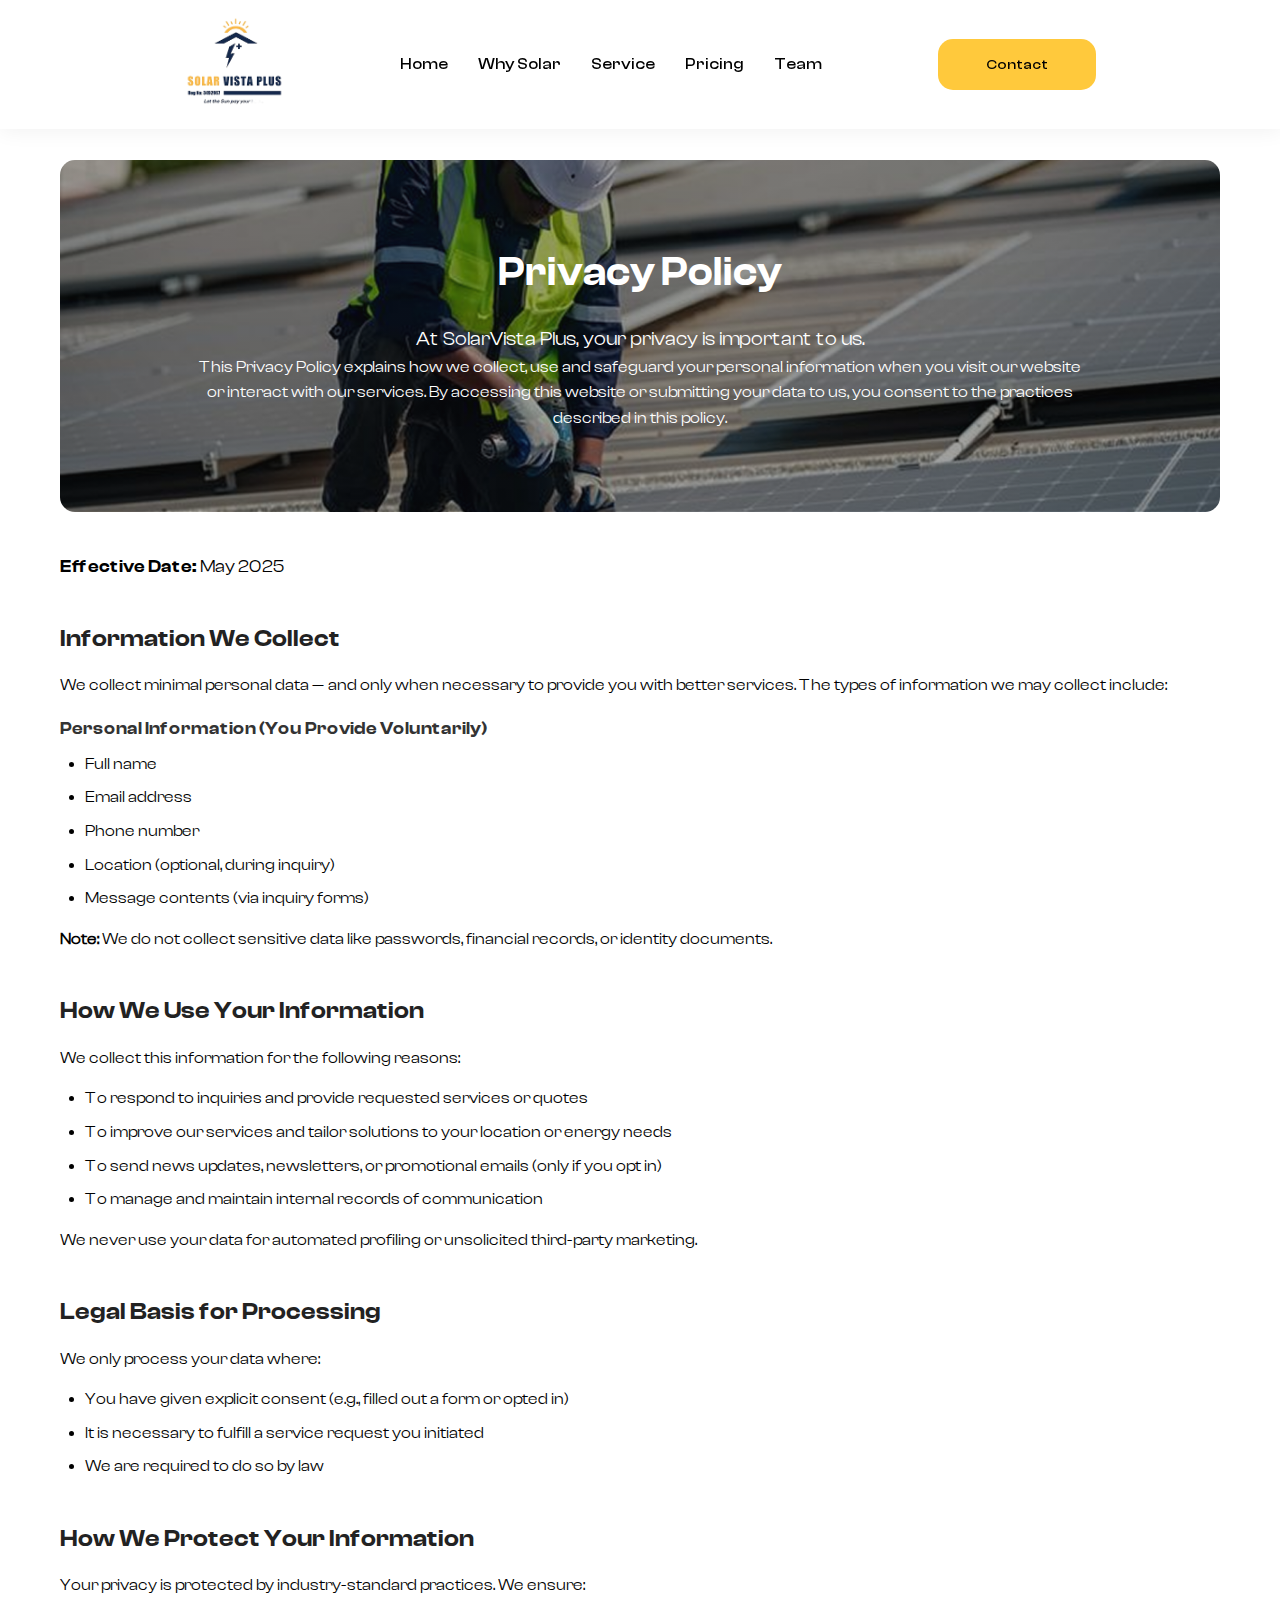
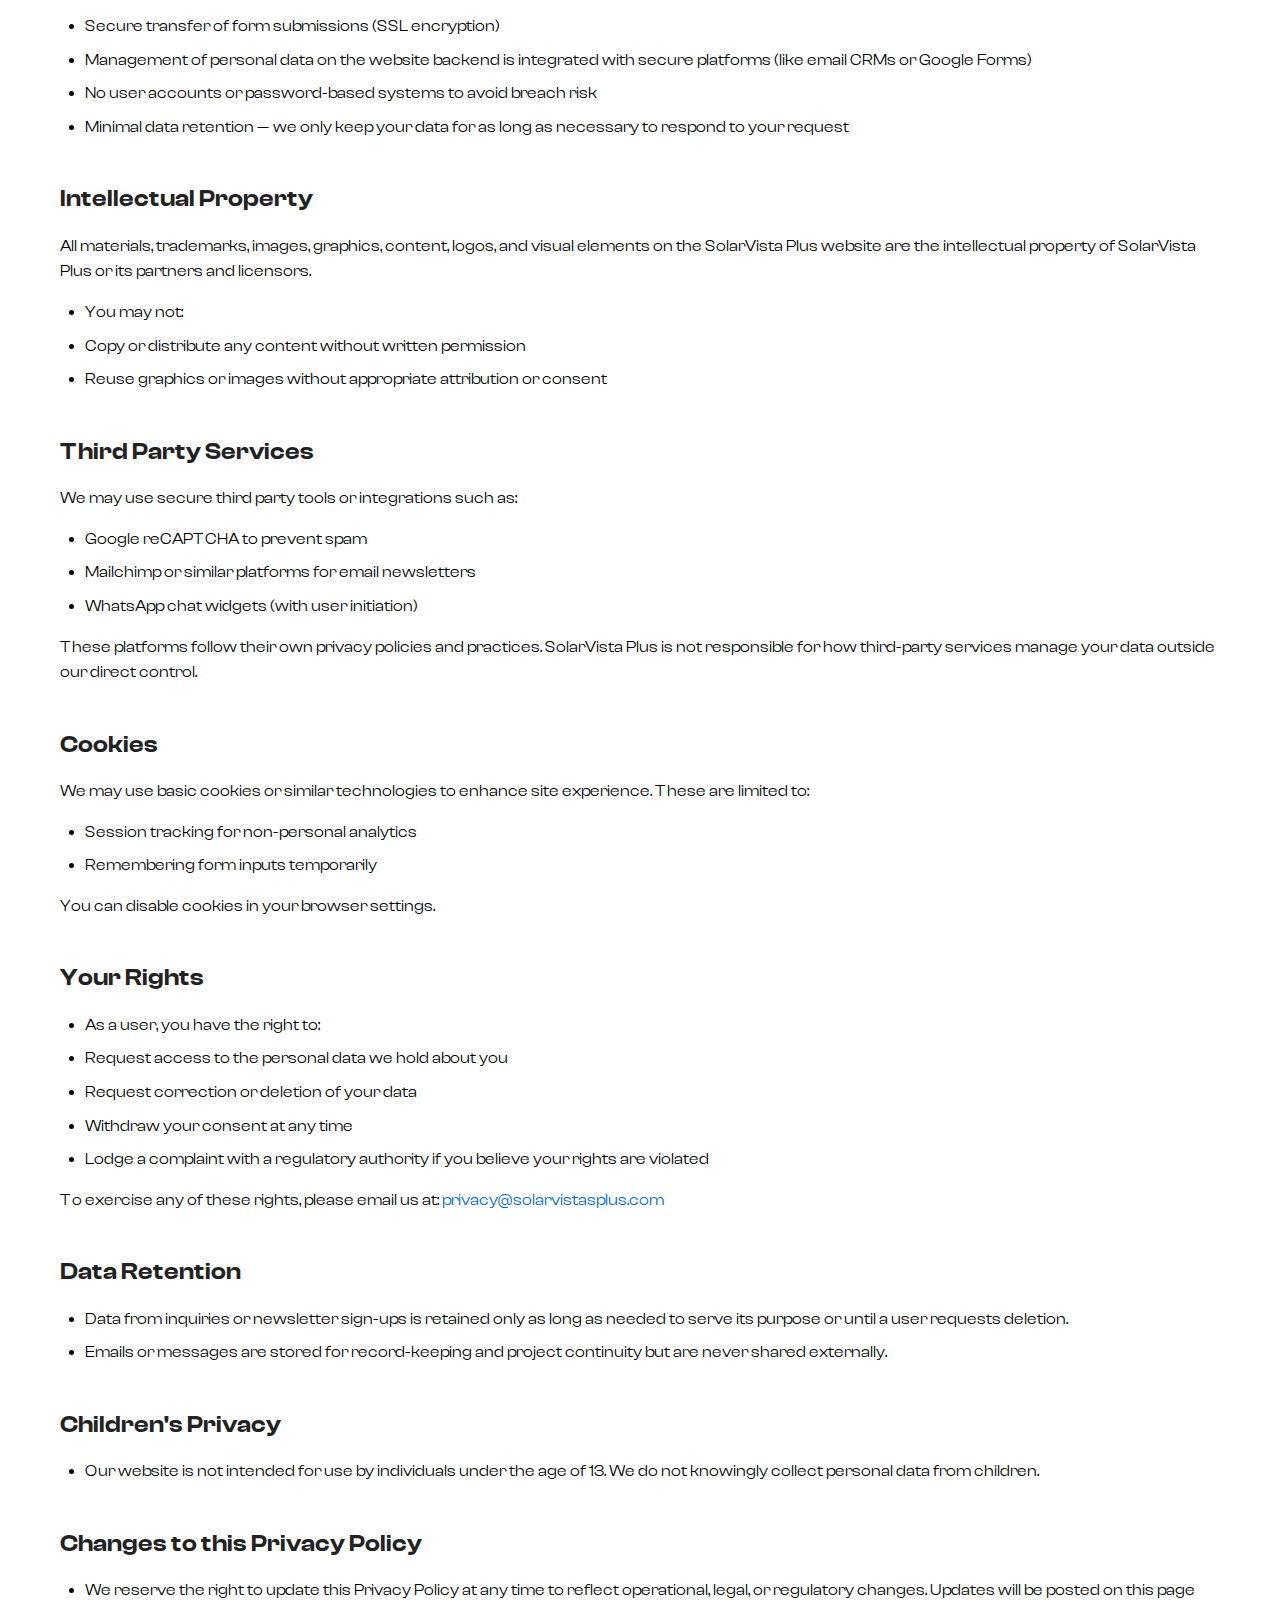
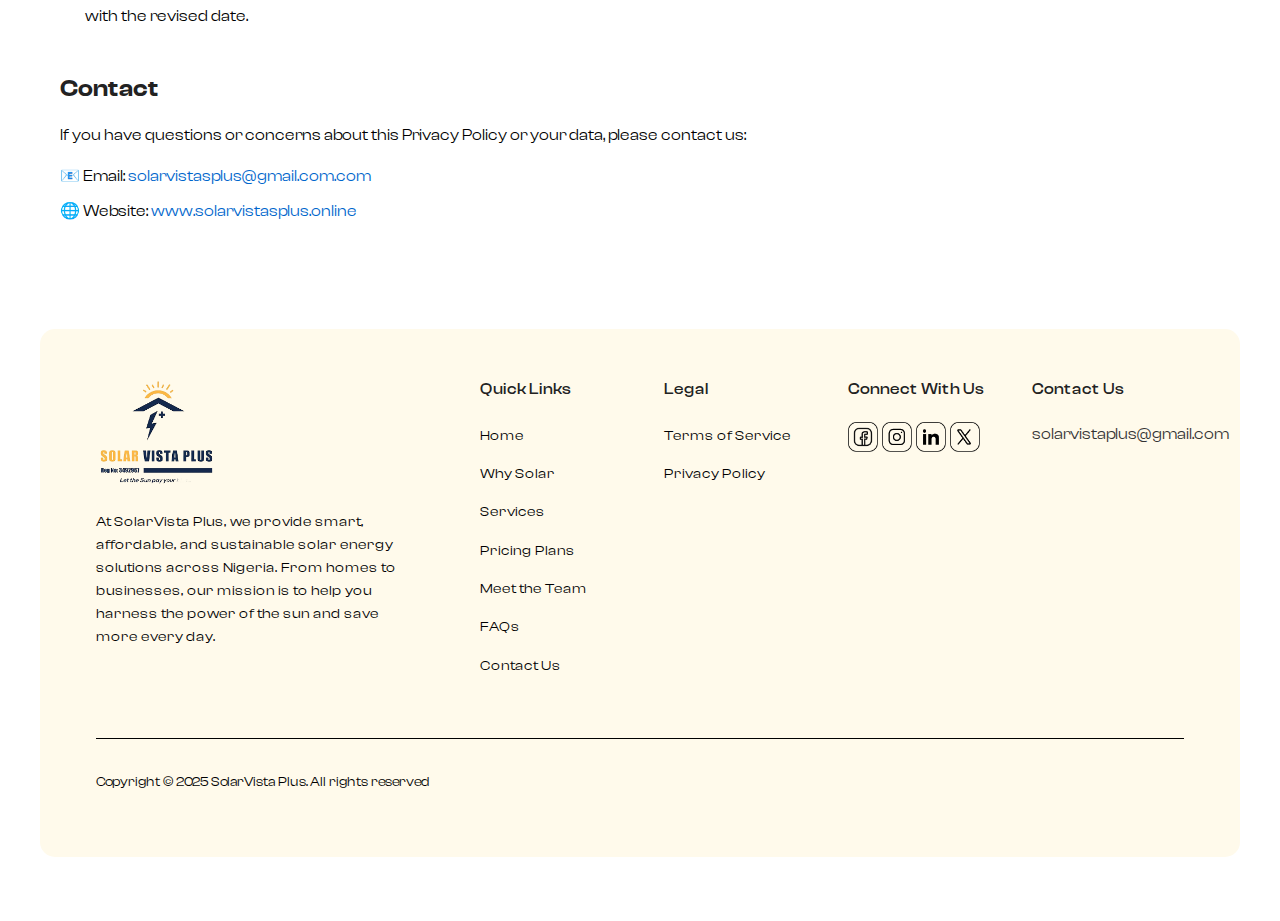
<file: privacy.html>
<!DOCTYPE html>
<html lang="en">

<head>
    <meta charset="UTF-8">
    <meta name="viewport" content="width=device-width, initial-scale=1.0">
    <title>Privacy Policy - SolarVista Plus</title>
    <link rel="stylesheet" href="./assets/css/style.css">
    <link rel="stylesheet" href="./assets/css/privacy.css">
</head>

<body>

    <header class="header" data-header>
        <div class="container">
            <a href="./index.html" class="logo">
                <img src="./assets/images/logo.png" alt="Logo">
            </a>

            <button class="nav-toggle-btn" aria-label="Toggle Menu" title="Toggle Menu" data-nav-toggle-btn>
                <span class="one"></span>
                <span class="two"></span>
                <span class="three"></span>
            </button>

            <nav class="navbar" data-navbar>
                <ul class="navbar-list">
                    <li>
                        <a href="./index.html" class="navbar-link">Home</a>
                    </li>

                    <li class="dropdown">
                        <a href="#" id="service-btn" class="navbar-link dropdown-toggle" data-dropdown-toggle>
                            Why Solar
                        </a>
                    </li>

                    <li>
                        <a href="#" class="navbar-link">Service</a>
                    </li>

                    <li>
                        <a href="#" class="navbar-link">Pricing</a>
                    </li>

                    <li>
                        <a href="./about.html" class="navbar-link">Team</a>
                    </li>
                </ul>

                <a href="#booknow" class="nav-button-sm" target="_blank">
                    <button class="nav-button">
                        Contact
                    </button>
                </a>
            </nav>

            <a href="#booknow" class="nav-button-lg" target="_blank">
                <button class="nav-button">
                    Contact
                </button>
            </a>
        </div>
    </header>

    <div class="policy-container">
        <header class="policy-header">
            <div class="policy-header-content">
                <h1 class="policy-title">Privacy Policy</h1>
                <p class="policy-intro">At SolarVista Plus, your privacy is important to us.</p>
                <p class="policy-description">This Privacy Policy explains how we collect, use and safeguard your
                    personal information when you visit our website or interact with our services. By accessing this
                    website or submitting your data to us, you consent to the practices described in this policy.</p>
            </div>
        </header>

        <main class="policy-main">
            <section class="policy-section">
                <p class="policy-effective-date"><span>Effective Date:</span> May 2025</p>
            </section>

            <section class="policy-section" id="information-collect">
                <h2 class="policy-section-title">Information We Collect</h2>
                <p class="policy-text">We collect minimal personal data — and only when necessary to provide you with
                    better services. The types of information we may collect include:</p>
                <h3 class="policy-subsection-title">Personal Information (You Provide Voluntarily)</h3>
                <ul class="policy-list">
                    <li class="policy-list-item">Full name</li>
                    <li class="policy-list-item">Email address</li>
                    <li class="policy-list-item">Phone number</li>
                    <li class="policy-list-item">Location (optional, during inquiry)</li>
                    <li class="policy-list-item">Message contents (via inquiry forms)</li>
                </ul>
                <p class="policy-note"><strong>Note:</strong> We do not collect sensitive data like passwords, financial
                    records, or identity documents.</p>
            </section>

            <section class="policy-section" id="use-information">
                <h2 class="policy-section-title">How We Use Your Information</h2>
                <p class="policy-text">We collect this information for the following reasons:</p>
                <ul class="policy-list">
                    <li class="policy-list-item">To respond to inquiries and provide requested services or quotes</li>
                    <li class="policy-list-item">To improve our services and tailor solutions to your location or energy
                        needs</li>
                    <li class="policy-list-item">To send news updates, newsletters, or promotional emails (only if you
                        opt in)</li>
                    <li class="policy-list-item">To manage and maintain internal records of communication</li>
                </ul>
                <p class="policy-text">We never use your data for automated profiling or unsolicited third-party
                    marketing.</p>
            </section>

            <section class="policy-section" id="legal-basis">
                <h2 class="policy-section-title">Legal Basis for Processing</h2>
                <p class="policy-text">We only process your data where:</p>
                <ul class="policy-list">
                    <li class="policy-list-item">You have given explicit consent (e.g., filled out a form or opted in)
                    </li>
                    <li class="policy-list-item">It is necessary to fulfill a service request you initiated</li>
                    <li class="policy-list-item">We are required to do so by law</li>
                </ul>
            </section>

            <section class="policy-section" id="protect-information">
                <h2 class="policy-section-title">How We Protect Your Information</h2>
                <p class="policy-text">Your privacy is protected by industry-standard practices. We ensure:</p>
                <ul class="policy-list">
                    <li class="policy-list-item">Secure transfer of form submissions (SSL encryption)</li>
                    <li class="policy-list-item">Management of personal data on the website backend is integrated with
                        secure platforms (like email CRMs or Google Forms)</li>
                    <li class="policy-list-item">No user accounts or password-based systems to avoid breach risk</li>
                    <li class="policy-list-item">Minimal data retention — we only keep your data for as long as
                        necessary to respond to your request</li>
                </ul>
            </section>

            <section class="policy-section" id="intellectual-property">
                <h2 class="policy-section-title">Intellectual Property</h2>
                <p class="policy-text">All materials, trademarks, images, graphics, content, logos, and visual elements
                    on the SolarVista Plus website are the intellectual property of SolarVista Plus or its partners and
                    licensors.</p>
                <ul class="policy-list">
                    <li class="policy-list-item">You may not:</li>
                    <li class="policy-list-item">Copy or distribute any content without written permission</li>
                    <li class="policy-list-item">Reuse graphics or images without appropriate attribution or consent
                    </li>
                </ul>
            </section>

            <section class="policy-section" id="third-party">
                <h2 class="policy-section-title">Third Party Services</h2>
                <p class="policy-text">We may use secure third party tools or integrations such as:</p>
                <ul class="policy-list">
                    <li class="policy-list-item">Google reCAPTCHA to prevent spam</li>
                    <li class="policy-list-item">Mailchimp or similar platforms for email newsletters</li>
                    <li class="policy-list-item">WhatsApp chat widgets (with user initiation)</li>
                </ul>
                <p class="policy-text">These platforms follow their own privacy policies and practices. SolarVista Plus
                    is not responsible for how third-party services manage your data outside our direct control.</p>
            </section>

            <section class="policy-section" id="cookies">
                <h2 class="policy-section-title">Cookies</h2>
                <p class="policy-text">We may use basic cookies or similar technologies to enhance site experience.
                    These are limited to:</p>
                <ul class="policy-list">
                    <li class="policy-list-item">Session tracking for non-personal analytics</li>
                    <li class="policy-list-item">Remembering form inputs temporarily</li>
                </ul>
                <p class="policy-text">You can disable cookies in your browser settings.</p>
            </section>

            <section class="policy-section" id="your-rights">
                <h2 class="policy-section-title">Your Rights</h2>
                <ul class="policy-list">
                    <li class="policy-list-item">As a user, you have the right to:</li>
                    <li class="policy-list-item">Request access to the personal data we hold about you</li>
                    <li class="policy-list-item">Request correction or deletion of your data</li>
                    <li class="policy-list-item">Withdraw your consent at any time</li>
                    <li class="policy-list-item">Lodge a complaint with a regulatory authority if you believe your
                        rights are violated</li>
                </ul>
                <p class="policy-text">To exercise any of these rights, please email us at: <a
                        href="mailto:privacy@solarvistasplus.com" class="policy-link">privacy@solarvistasplus.com</a>
                </p>
            </section>

            <section class="policy-section" id="data-retention">
                <h2 class="policy-section-title">Data Retention</h2>
                <ul class="policy-list">
                    <li class="policy-list-item">Data from inquiries or newsletter sign-ups is retained only as long as
                        needed to serve its purpose or until a user requests deletion.</li>
                    <li class="policy-list-item">Emails or messages are stored for record-keeping and project continuity
                        but are never shared externally.</li>
                </ul>
            </section>

            <section class="policy-section" id="childrens-privacy">
                <h2 class="policy-section-title">Children's Privacy</h2>
                <ul class="policy-list">
                    <li class="policy-list-item">Our website is not intended for use by individuals under the age of 13.
                        We do not knowingly collect personal data from children.</li>
                </ul>
            </section>

            <section class="policy-section" id="changes">
                <h2 class="policy-section-title">Changes to this Privacy Policy</h2>
                <ul class="policy-list">
                    <li class="policy-list-item">We reserve the right to update this Privacy Policy at any time to
                        reflect operational, legal, or regulatory changes. Updates will be posted on this page with the
                        revised date.</li>
                </ul>
            </section>

            <section class="policy-section" id="contact">
                <h2 class="policy-section-title">Contact</h2>
                <p class="policy-text">If you have questions or concerns about this Privacy Policy or your data, please
                    contact us:</p>
                <ul class="policy-contact-list">
                    <li class="policy-contact-item">📧 Email: <a href="mailto:privacy@solarvistasplus.com"
                            class="policy-link">solarvistasplus@gmail.com.com</a></li>
                    <li class="policy-contact-item">🌐 Website: <a href="http://www.solarvistasplus.online"
                            class="policy-link">www.solarvistasplus.online</a></li>
                </ul>
            </section>
        </main>
    </div>

    <footer class="footer">
		<div class="footer-container">
			<div class="footer-main">
				<div class="footer-logo">
					<img src="./assets/images/logo.png"
						alt="Company Logo">
					<p>At SolarVista Plus, we provide smart, affordable, and sustainable solar energy solutions
						across Nigeria. From homes to businesses, our mission is to help you harness the power of
						the sun and save more every day.</p>
				</div>
				<div class="footer-links">
					<div class="footer-column">
						<h3>Quick Links</h3>
						<ul>
							<li><a href="#">Home</a></li>
							<li><a href="#why">Why Solar</a></li>
							<li><a href="#service">Services</a></li>
							<li><a href="#pricing">Pricing Plans</a></li>
							<li><a href="#meet">Meet the Team</a></li>
							<li><a href="#faq">FAQs</a></li>
							<li><a href="#contact">Contact Us</a></li>
						</ul>
					</div>
					<div class="footer-column">
						<h3>Legal</h3>
						<ul>
							<li><a href="./terms.html">Terms of Service</a></li>
							<li><a href="./privacy.html">Privacy Policy</a></li>
						</ul>
					</div>
					<div class="footer-column">
						<h3>Connect With Us</h3>
						<div>
							<img src="./assets/images/Group 14.png" alt="">
							<img src="./assets/images/Group 15.png" alt="">
							<img src="./assets/images/Group 16.png" alt="">
							<img src="./assets/images/Group 17.png" alt="">
						</div>
					</div>
					<div class="footer-column">
						<h3>Contact Us</h3>
						<p href="mailto:privacy@solarvistasplus.com">solarvistaplus@gmail.com</p>
					</div>
				</div>
			</div>
			<div class="footer-bottom">
				<div class="footer-copyright">
					Copyright &copy; 2025 SolarVista Plus.  All rights reserved
				</div>
			</div>
		</div>
	</footer>

    <script src="script.js"></script>
</body>

</html>
</file>
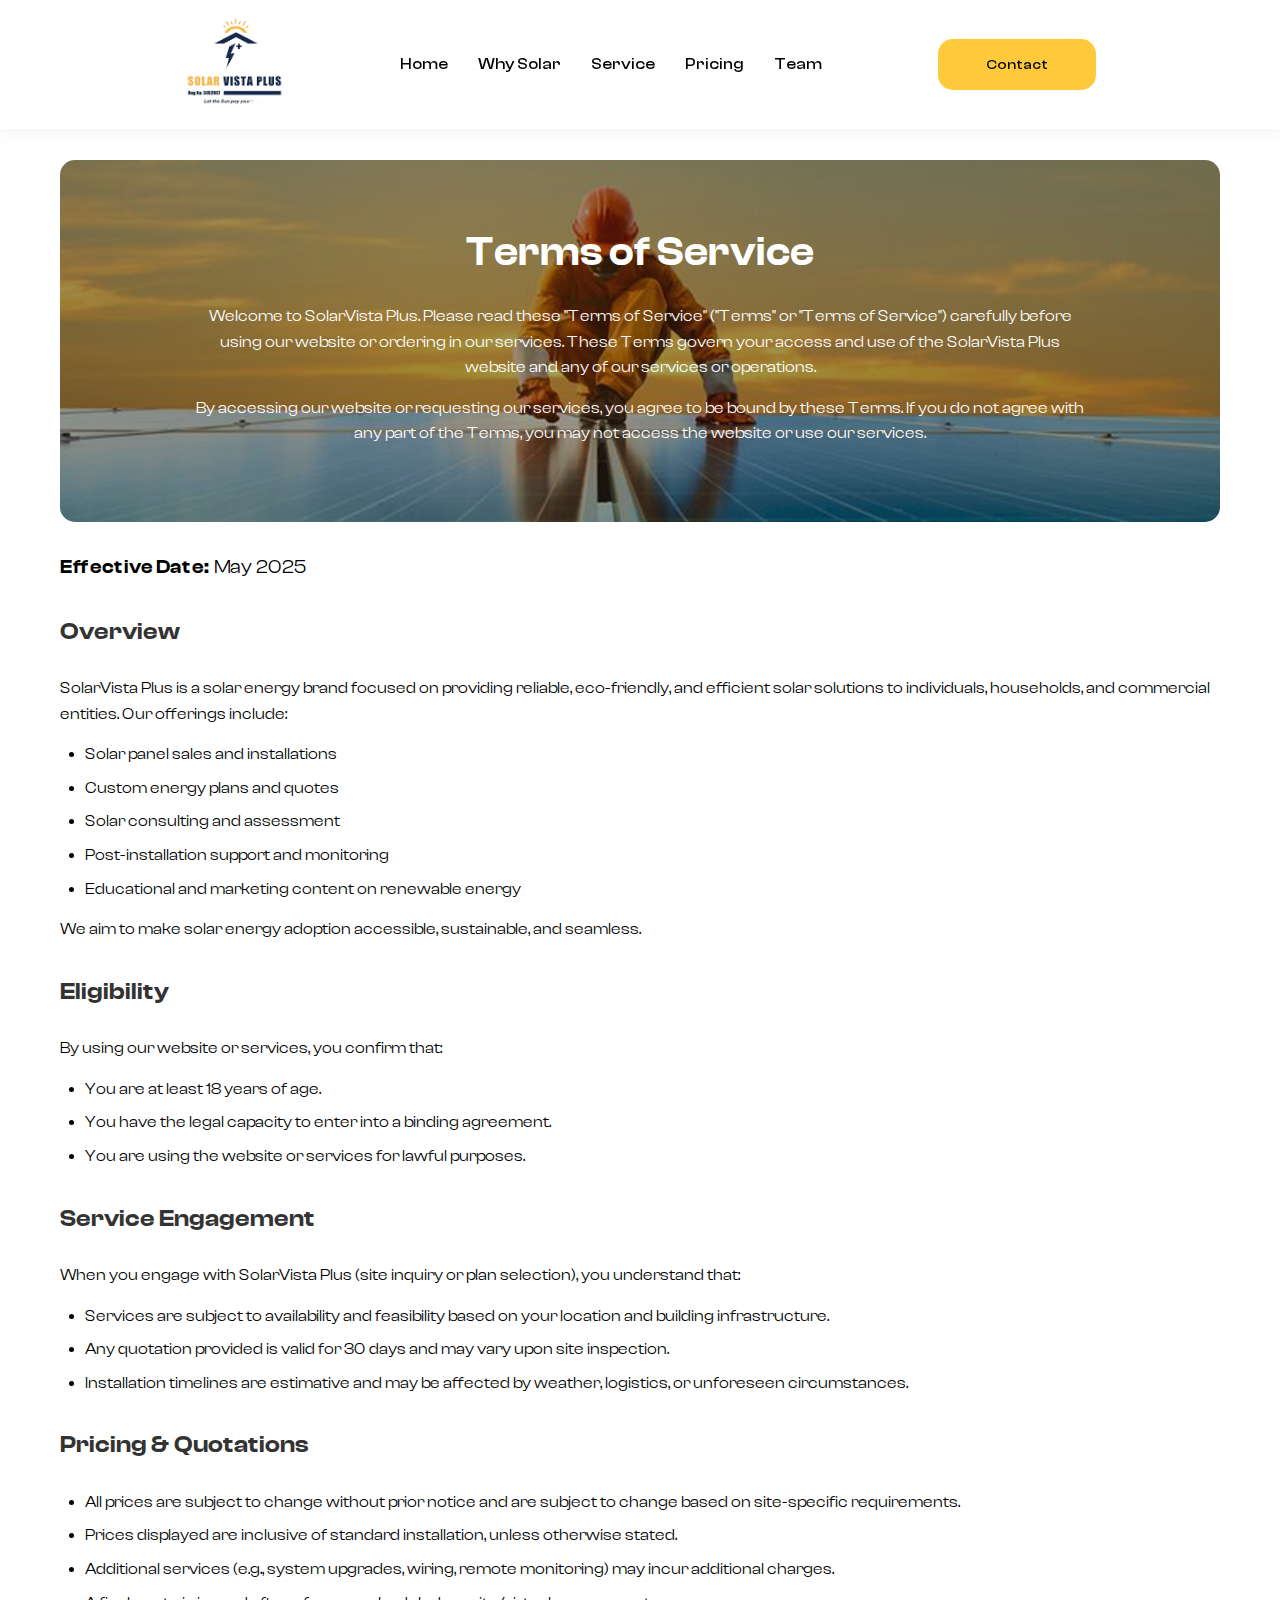
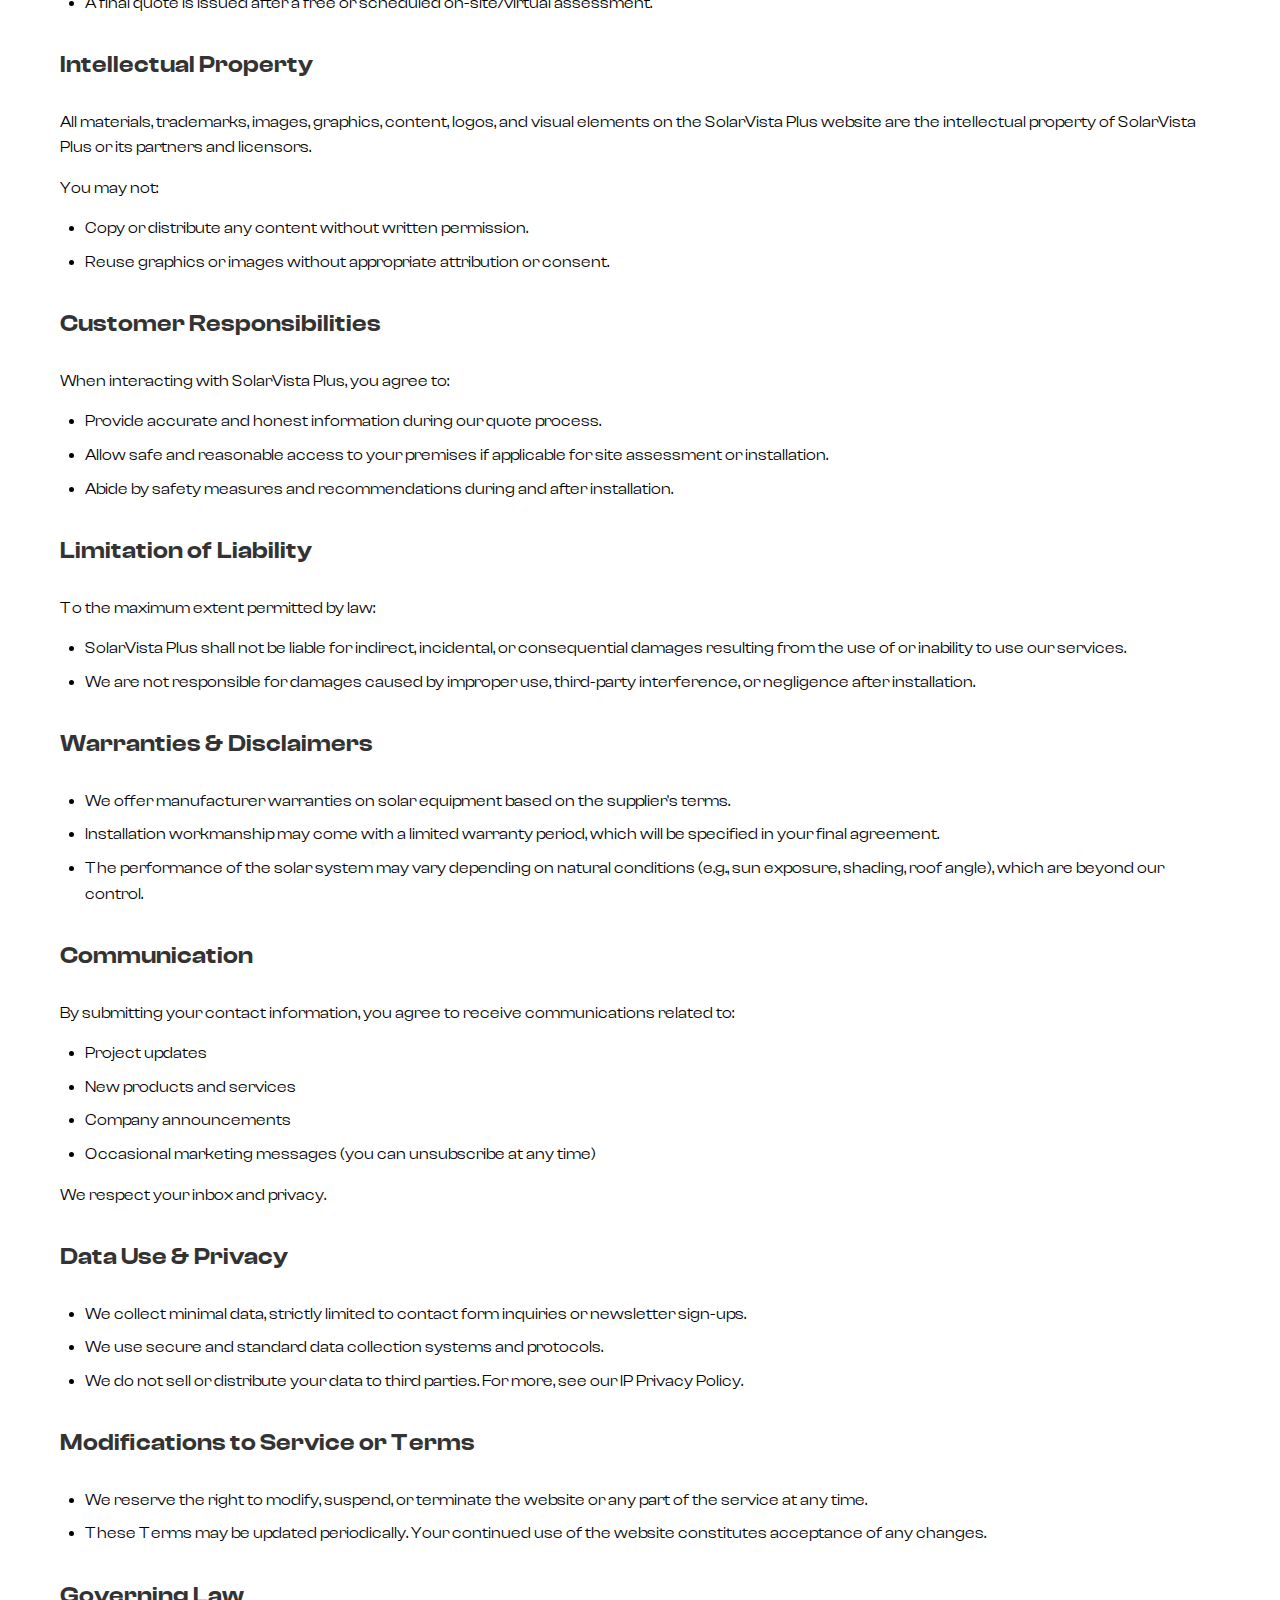
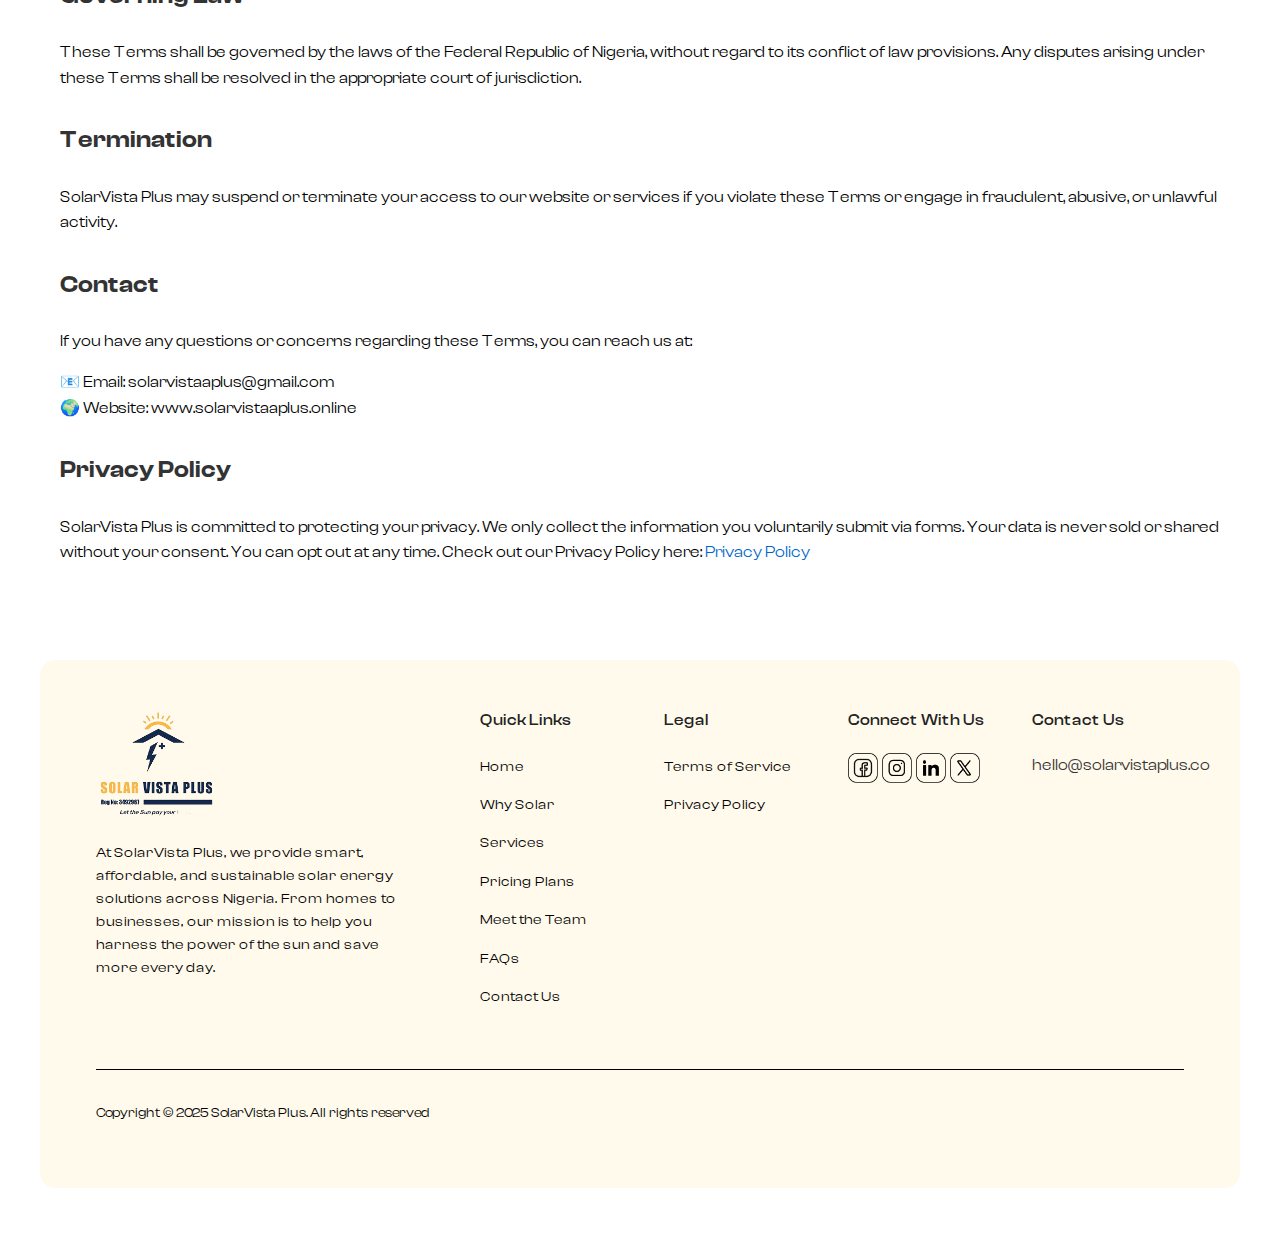
<file: terms.html>
<!DOCTYPE html>
<html lang="en">

<head>
    <meta charset="UTF-8">
    <meta name="viewport" content="width=device-width, initial-scale=1.0">
    <title>Terms of Service - SolarVista Plus</title>
    <link rel="stylesheet" href="./assets/css/style.css">
    <link rel="stylesheet" href="./assets/css/terms.css">
</head>

<body>
    <header class="header" data-header>
		<div class="container">
			<a href="./index.html" class="logo">
				<img src="./assets/images/logo.png" alt="Logo">
			</a>

			<button class="nav-toggle-btn" aria-label="Toggle Menu" title="Toggle Menu" data-nav-toggle-btn>
				<span class="one"></span>
				<span class="two"></span>
				<span class="three"></span>
			</button>

			<nav class="navbar" data-navbar>
				<ul class="navbar-list">
					<li>
						<a href="./index.html" class="navbar-link">Home</a>
					</li>

					<li class="dropdown">
						<a href="#" id="service-btn" class="navbar-link dropdown-toggle" data-dropdown-toggle>
							Why Solar
						</a>
					</li>

					<li>
						<a href="#" class="navbar-link">Service</a>
					</li>

					<li>
						<a href="#" class="navbar-link">Pricing</a>
					</li>

					<li>
						<a href="./about.html" class="navbar-link">Team</a>
					</li>
				</ul>

				<a href="#booknow" class="nav-button-sm" target="_blank">
					<button class="nav-button">
						Contact
					</button>
				</a>
			</nav>

			<a href="#booknow" class="nav-button-lg" target="_blank">
				<button class="nav-button">
					Contact
				</button>
			</a>
		</div>
	</header>

    <div class="terms-container">
        <header class="terms-header">
            <h1 class="terms-title">Terms of Service</h1>
            <p class="terms-welcome">Welcome to SolarVista Plus. Please read these "Terms of Service" ("Terms" or "Terms
                of Service") carefully before using our website or ordering in our services. These Terms govern your
                access and use of the SolarVista Plus website and any of our services or operations.</p>
            <p class="terms-agreement">By accessing our website or requesting our services, you agree to be bound by
                these Terms. If you do not agree with any part of the Terms, you may not access the website or use our
                services.</p>
        </header>

        <div class="terms-content">
            <section class="terms-section">
                <h2 class="terms-date"><span>Effective Date:</span> May 2025</h2>
            </section>

            <section class="terms-section">
                <h2 class="terms-section-title">Overview</h2>
                <p class="terms-text">SolarVista Plus is a solar energy brand focused on providing reliable,
                    eco-friendly, and efficient solar solutions to individuals, households, and commercial entities. Our
                    offerings include:</p>
                <ul class="terms-list">
                    <li class="terms-list-item">Solar panel sales and installations</li>
                    <li class="terms-list-item">Custom energy plans and quotes</li>
                    <li class="terms-list-item">Solar consulting and assessment</li>
                    <li class="terms-list-item">Post-installation support and monitoring</li>
                    <li class="terms-list-item">Educational and marketing content on renewable energy</li>
                </ul>
                <p class="terms-text">We aim to make solar energy adoption accessible, sustainable, and seamless.</p>
            </section>

            <section class="terms-section">
                <h2 class="terms-section-title">Eligibility</h2>
                <p class="terms-text">By using our website or services, you confirm that:</p>
                <ul class="terms-list">
                    <li class="terms-list-item">You are at least 18 years of age.</li>
                    <li class="terms-list-item">You have the legal capacity to enter into a binding agreement.</li>
                    <li class="terms-list-item">You are using the website or services for lawful purposes.</li>
                </ul>
            </section>

            <section class="terms-section">
                <h2 class="terms-section-title">Service Engagement</h2>
                <p class="terms-text">When you engage with SolarVista Plus (site inquiry or plan selection), you
                    understand that:</p>
                <ul class="terms-list">
                    <li class="terms-list-item">Services are subject to availability and feasibility based on your
                        location and building infrastructure.</li>
                    <li class="terms-list-item">Any quotation provided is valid for 30 days and may vary upon site
                        inspection.</li>
                    <li class="terms-list-item">Installation timelines are estimative and may be affected by weather,
                        logistics, or unforeseen circumstances.</li>
                </ul>
            </section>

            <section class="terms-section">
                <h2 class="terms-section-title">Pricing & Quotations</h2>
                <ul class="terms-list">
                    <li class="terms-list-item">All prices are subject to change without prior notice and are subject to
                        change based on site-specific requirements.</li>
                    <li class="terms-list-item">Prices displayed are inclusive of standard installation, unless
                        otherwise stated.</li>
                    <li class="terms-list-item">Additional services (e.g., system upgrades, wiring, remote monitoring)
                        may incur additional charges.</li>
                    <li class="terms-list-item">A final quote is issued after a free or scheduled on-site/virtual
                        assessment.</li>
                </ul>
            </section>

            <section class="terms-section">
                <h2 class="terms-section-title">Intellectual Property</h2>
                <p class="terms-text">All materials, trademarks, images, graphics, content, logos, and visual elements
                    on the SolarVista Plus website are the intellectual property of SolarVista Plus or its partners and
                    licensors.</p>
                <p class="terms-text">You may not:</p>
                <ul class="terms-list">
                    <li class="terms-list-item">Copy or distribute any content without written permission.</li>
                    <li class="terms-list-item">Reuse graphics or images without appropriate attribution or consent.
                    </li>
                </ul>
            </section>

            <section class="terms-section">
                <h2 class="terms-section-title">Customer Responsibilities</h2>
                <p class="terms-text">When interacting with SolarVista Plus, you agree to:</p>
                <ul class="terms-list">
                    <li class="terms-list-item">Provide accurate and honest information during our quote process.</li>
                    <li class="terms-list-item">Allow safe and reasonable access to your premises if applicable for site
                        assessment or installation.</li>
                    <li class="terms-list-item">Abide by safety measures and recommendations during and after
                        installation.</li>
                </ul>
            </section>

            <section class="terms-section">
                <h2 class="terms-section-title">Limitation of Liability</h2>
                <p class="terms-text">To the maximum extent permitted by law:</p>
                <ul class="terms-list">
                    <li class="terms-list-item">SolarVista Plus shall not be liable for indirect, incidental, or
                        consequential damages resulting from the use of or inability to use our services.</li>
                    <li class="terms-list-item">We are not responsible for damages caused by improper use, third-party
                        interference, or negligence after installation.</li>
                </ul>
            </section>

            <section class="terms-section">
                <h2 class="terms-section-title">Warranties & Disclaimers</h2>
                <ul class="terms-list">
                    <li class="terms-list-item">We offer manufacturer warranties on solar equipment based on the
                        supplier's terms.</li>
                    <li class="terms-list-item">Installation workmanship may come with a limited warranty period, which
                        will be specified in your final agreement.</li>
                    <li class="terms-list-item">The performance of the solar system may vary depending on natural
                        conditions (e.g., sun exposure, shading, roof angle), which are beyond our control.</li>
                </ul>
            </section>

            <section class="terms-section">
                <h2 class="terms-section-title">Communication</h2>
                <p class="terms-text">By submitting your contact information, you agree to receive communications
                    related to:</p>
                <ul class="terms-list">
                    <li class="terms-list-item">Project updates</li>
                    <li class="terms-list-item">New products and services</li>
                    <li class="terms-list-item">Company announcements</li>
                    <li class="terms-list-item">Occasional marketing messages (you can unsubscribe at any time)</li>
                </ul>
                <p class="terms-text">We respect your inbox and privacy.</p>
            </section>

            <section class="terms-section">
                <h2 class="terms-section-title">Data Use & Privacy</h2>
                <ul class="terms-list">
                    <li class="terms-list-item">We collect minimal data, strictly limited to contact form inquiries or
                        newsletter sign-ups.</li>
                    <li class="terms-list-item">We use secure and standard data collection systems and protocols.</li>
                    <li class="terms-list-item">We do not sell or distribute your data to third parties. For more, see
                        our IP Privacy Policy.</li>
                </ul>
            </section>

            <section class="terms-section">
                <h2 class="terms-section-title">Modifications to Service or Terms</h2>
                <ul class="terms-list">
                    <li class="terms-list-item">We reserve the right to modify, suspend, or terminate the website or any
                        part of the service at any time.</li>
                    <li class="terms-list-item">These Terms may be updated periodically. Your continued use of the
                        website constitutes acceptance of any changes.</li>
                </ul>
            </section>

            <section class="terms-section">
                <h2 class="terms-section-title">Governing Law</h2>
                <p class="terms-text">These Terms shall be governed by the laws of the Federal Republic of Nigeria,
                    without regard to its conflict of law provisions. Any disputes arising under these Terms shall be
                    resolved in the appropriate court of jurisdiction.</p>
            </section>

            <section class="terms-section">
                <h2 class="terms-section-title">Termination</h2>
                <p class="terms-text">SolarVista Plus may suspend or terminate your access to our website or services if
                    you violate these Terms or engage in fraudulent, abusive, or unlawful activity.</p>
            </section>

            <section class="terms-section">
                <h2 class="terms-section-title">Contact</h2>
                <p class="terms-text">If you have any questions or concerns regarding these Terms, you can reach us at:
                </p>
                <p>📧 Email: solarvistaaplus@gmail.com</p>
                <p>🌍 Website: www.solarvistaaplus.online</p>
            </section>

            <section class="terms-section">
                <h2 class="terms-section-title">Privacy Policy</h2>
                <p class="terms-text">SolarVista Plus is committed to protecting your privacy. We only collect the
                    information you voluntarily submit via forms. Your data is never sold or shared without your
                    consent. You can opt out at any time. Check out our Privacy Policy here: <a href="#"
                        class="terms-link">Privacy Policy</a></p>
            </section>
        </div>
    </div>

    <footer class="footer">
		<div class="footer-container">
			<div class="footer-main">
				<div class="footer-logo">
					<img src="./assets/images/logo.png"
						alt="Company Logo">
					<p>At SolarVista Plus, we provide smart, affordable, and sustainable solar energy solutions
						across Nigeria. From homes to businesses, our mission is to help you harness the power of
						the sun and save more every day.</p>
				</div>
				<div class="footer-links">
					<div class="footer-column">
						<h3>Quick Links</h3>
						<ul>
							<li><a href="#">Home</a></li>
							<li><a href="#why">Why Solar</a></li>
							<li><a href="#service">Services</a></li>
							<li><a href="#pricing">Pricing Plans</a></li>
							<li><a href="#meet">Meet the Team</a></li>
							<li><a href="#faq">FAQs</a></li>
							<li><a href="#contact">Contact Us</a></li>
						</ul>
					</div>
					<div class="footer-column">
						<h3>Legal</h3>
						<ul>
							<li><a href="./terms.html">Terms of Service</a></li>
							<li><a href="./privacy.html">Privacy Policy</a></li>
						</ul>
					</div>
					<div class="footer-column">
						<h3>Connect With Us</h3>
						<div>
							<img src="./assets/images/Group 14.png" alt="">
							<img src="./assets/images/Group 15.png" alt="">
							<img src="./assets/images/Group 16.png" alt="">
							<img src="./assets/images/Group 17.png" alt="">
						</div>
					</div>
					<div class="footer-column">
						<h3>Contact Us</h3>
						<p href="mailto:privacy@solarvistasplus.com">hello@solarvistaplus.co</p>
					</div>
				</div>
			</div>
			<div class="footer-bottom">
				<div class="footer-copyright">
					Copyright &copy; 2025 SolarVista Plus.  All rights reserved
				</div>
			</div>
		</div>
	</footer>
</body>

</html>
</file>
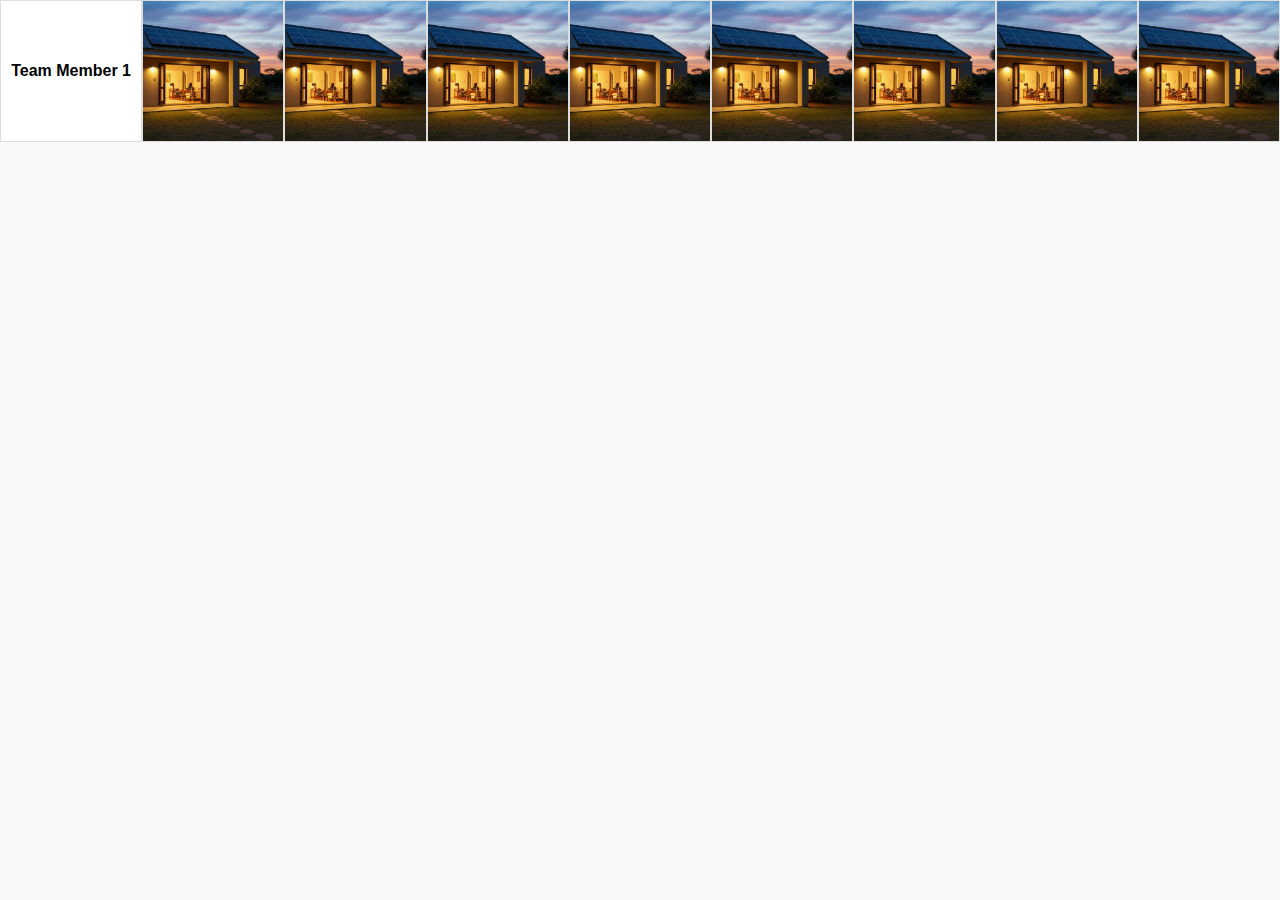
<file: test.html>
<!DOCTYPE html>
<html lang="en">

<head>
    <meta charset="UTF-8" />
    <meta name="viewport" content="width=device-width, initial-scale=1.0" />
    <title>Meet the Team</title>
    <style>
        body {
            margin: 0;
            font-family: sans-serif;
            background: #f9f9f9;
        }

        .team-section {
            display: flex;
            width: 100%;
            overflow: hidden;
        }

        .team-card {
            flex: 1;
            position: relative;
            aspect-ratio: 1 / 1;
            overflow: hidden;
            border: 1px solid #ddd;
            display: flex;
            align-items: center;
            justify-content: center;
            transition: background 0.3s;
            background: #fff;
        }

        .name-layer {
            position: relative;
            z-index: 1;
            font-weight: bold;
            font-size: 1rem;
        }

        .image-layer {
            position: absolute;
            top: 0;
            left: 0;
            width: 100%;
            height: 100%;
            background-size: cover;
            background-position: center;
            z-index: 2;
            transition: transform 0.4s ease;
        }

        .hidden {
            display: none;
        }

        .moved {
            z-index: 10;
            transform: translateX(-100%);
        }
    </style>
</head>

<body>

    <div class="team-section" id="teamSection">
        <!-- 9 cards -->
    </div>

    <script>
        const teamData = [
            { name: 'Team Member 1', image: null }, // No image for card 1
            { name: 'Team Member 2', image: './assets/images/visualelectric-1743423582927.png' },
            { name: 'Team Member 3', image: './assets/images/visualelectric-1743423582927.png' },
            { name: 'Team Member 4', image: './assets/images/visualelectric-1743423582927.png' },
            { name: 'Team Member 5', image: './assets/images/visualelectric-1743423582927.png' },
            { name: 'Team Member 6', image: './assets/images/visualelectric-1743423582927.png' },
            { name: 'Team Member 7', image: './assets/images/visualelectric-1743423582927.png' },
            { name: 'Team Member 8', image: './assets/images/visualelectric-1743423582927.png' },
            { name: 'Team Member 9', image: './assets/images/visualelectric-1743423582927.png' },
        ];

        const teamSection = document.getElementById('teamSection');

        teamData.forEach((member, i) => {
            const card = document.createElement('div');
            card.className = 'team-card';
            card.dataset.index = i;

            const name = document.createElement('div');
            name.className = 'name-layer';
            name.textContent = member.name;

            card.appendChild(name);

            if (member.image && i > 0) {
                const imgLayer = document.createElement('div');
                imgLayer.className = 'image-layer';
                imgLayer.style.backgroundImage = `url(${member.image})`;
                imgLayer.dataset.imgindex = i;
                card.appendChild(imgLayer);
            }

            teamSection.appendChild(card);
        });

        const cards = document.querySelectorAll('.team-card');
        let activeIndex = null;

        cards.forEach((card, i) => {
            if (i === 0) return;

            card.addEventListener('mouseenter', () => {
                const prevImage = cards[i - 1].querySelector('.image-layer');
                const card1Name = cards[0].querySelector('.name-layer');

                if (prevImage) {
                    prevImage.classList.add('moved');
                    cards[0].appendChild(prevImage); // move image to card 0
                }

                card1Name.textContent = teamData[i].name;
                activeIndex = i;
            });

            card.addEventListener('mouseleave', () => {
                if (activeIndex === null) return;

                const prevImage = cards[0].querySelector('.image-layer');
                const card1Name = cards[0].querySelector('.name-layer');

                if (prevImage) {
                    prevImage.classList.remove('moved');
                    cards[activeIndex - 1].appendChild(prevImage); // move image back
                }

                card1Name.textContent = teamData[0].name;
                activeIndex = null;
            });
        });
    </script>

</body>

</html>
</file>
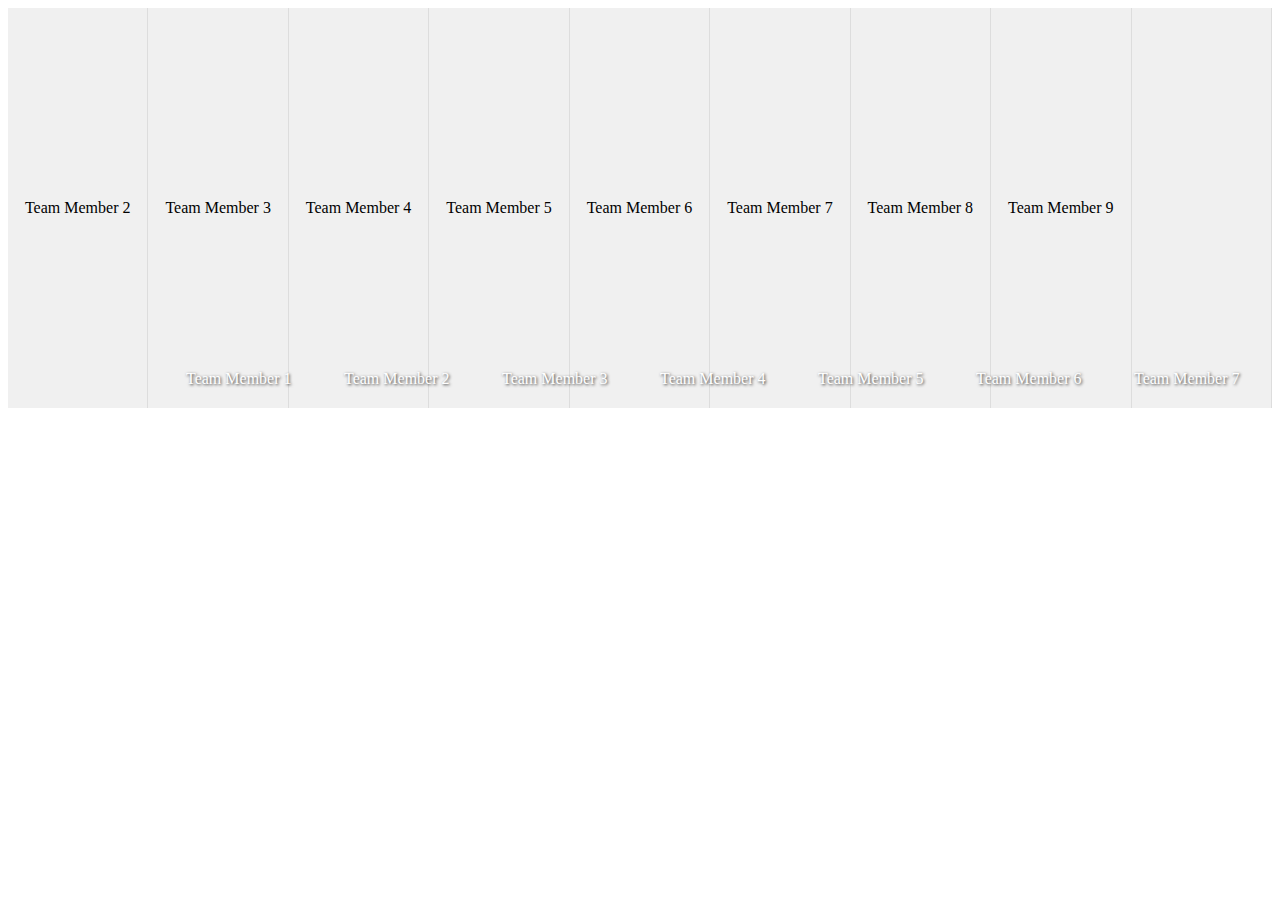
<file: test1.html>
<!DOCTYPE html>
<html lang="en">
<head>
    <meta charset="UTF-8">
    <meta name="viewport" content="width=device-width, initial-scale=1.0">
    <title>Meet the Team</title>
    <style>
        .team-section {
            display: flex;
            width: 100%;
            overflow: hidden;
            position: relative;
            height: 400px;
        }

        .name-card {
            flex: 1;
            display: flex;
            align-items: center;
            justify-content: center;
            background-color: #f0f0f0;
            border-right: 1px solid #ddd;
            transition: all 0.3s ease;
            position: relative;
            z-index: 1;
            cursor: pointer;
        }

        .image-card {
            position: absolute;
            width: 25%;
            height: 100%;
            background-size: cover;
            background-position: center;
            transition: all 0.3s ease;
            z-index: 2;
            display: flex;
            align-items: flex-end;
            padding: 20px;
            box-sizing: border-box;
            color: white;
            text-shadow: 1px 1px 3px rgba(0,0,0,0.8);
        }

        /* Initial positions for image cards */
        .image-card-1 { left: 12.5%; background-image: url('https://via.placeholder.com/400x400?text=Team+1'); }
        .image-card-2 { left: 25%; background-image: url('https://via.placeholder.com/400x400?text=Team+2'); }
        .image-card-3 { left: 37.5%; background-image: url('https://via.placeholder.com/400x400?text=Team+3'); }
        .image-card-4 { left: 50%; background-image: url('https://via.placeholder.com/400x400?text=Team+4'); }
        .image-card-5 { left: 62.5%; background-image: url('https://via.placeholder.com/400x400?text=Team+5'); }
        .image-card-6 { left: 75%; background-image: url('https://via.placeholder.com/400x400?text=Team+6'); }
        .image-card-7 { left: 87.5%; background-image: url('https://via.placeholder.com/400x400?text=Team+7'); }
        .image-card-8 { left: 100%; background-image: url('https://via.placeholder.com/400x400?text=Team+8'); }

        /* Hover effects */
        .name-card:nth-child(1):hover ~ .image-card-1 {
            left: 0;
        }

        .name-card:nth-child(2):hover ~ .image-card-1 {
            left: 12.5%;
        }

        .name-card:nth-child(3):hover ~ .image-card-2 {
            left: 12.5%;
        }

        .name-card:nth-child(4):hover ~ .image-card-3 {
            left: 25%;
        }

        .name-card:nth-child(5):hover ~ .image-card-4 {
            left: 37.5%;
        }

        .name-card:nth-child(6):hover ~ .image-card-5 {
            left: 50%;
        }

        .name-card:nth-child(7):hover ~ .image-card-6 {
            left: 62.5%;
        }

        .name-card:nth-child(8):hover ~ .image-card-7 {
            left: 75%;
        }

        .name-card:nth-child(9):hover ~ .image-card-8 {
            left: 87.5%;
        }
    </style>
</head>
<body>
    <section class="team-section">
        <!-- Name cards -->
        <div class="name-card">Team Member 2</div>
        <div class="name-card">Team Member 3</div>
        <div class="name-card">Team Member 4</div>
        <div class="name-card">Team Member 5</div>
        <div class="name-card">Team Member 6</div>
        <div class="name-card">Team Member 7</div>
        <div class="name-card">Team Member 8</div>
        <div class="name-card">Team Member 9</div>
        <div class="name-card"></div>

        <!-- Image cards -->
        <div class="image-card image-card-1">Team Member 1</div>
        <div class="image-card image-card-2">Team Member 2</div>
        <div class="image-card image-card-3">Team Member 3</div>
        <div class="image-card image-card-4">Team Member 4</div>
        <div class="image-card image-card-5">Team Member 5</div>
        <div class="image-card image-card-6">Team Member 6</div>
        <div class="image-card image-card-7">Team Member 7</div>
        <div class="image-card image-card-8">Team Member 8</div>
    </section>
</body>
</html>
</file>
<file: assets/css/style.css>
@font-face {
	font-family: ClashDisplay-Regular;
	src: url('../fonts/ClashDisplay/ClashDisplay-Regular.woff2') format('woff2'),
		url('../fonts/ClashDisplay/ClashDisplay-Regular.woff') format('woff'),
		url('../fonts/ClashDisplay/ClashDisplay-Regular.ttf') format('truetype');
	font-weight: 400;
	font-display: swap;
	font-style: normal;
}

@font-face {
	font-family: ClashDisplay-Medium;
	src: url('../fonts/ClashDisplay/ClashDisplay-Medium.woff2') format('woff2'),
		url('../fonts/ClashDisplay/ClashDisplay-Medium.woff') format('woff'),
		url('../fonts/ClashDisplay/ClashDisplay-Medium.ttf') format('truetype');
	font-weight: 500;
	font-display: swap;
	font-style: normal;
}

@font-face {
	font-family: ClashDisplay-Semibold;
	src: url('../fonts/ClashDisplay/ClashDisplay-Semibold.woff2') format('woff2'),
		url('../fonts/ClashDisplay/ClashDisplay-Semibold.woff') format('woff'),
		url('../fonts/ClashDisplay/ClashDisplay-Semibold.ttf') format('truetype');
	font-weight: 600;
	font-display: swap;
	font-style: normal;
}

@font-face {
	font-family: ClashDisplay-Bold;
	src: url('../fonts/ClashDisplay/ClashDisplay-Bold.woff2') format('woff2'),
		url('../fonts/ClashDisplay/ClashDisplay-Bold.woff') format('woff'),
		url('../fonts/ClashDisplay/ClashDisplay-Bold.ttf') format('truetype');
	font-weight: 700;
	font-display: swap;
	font-style: normal;
}

:root {

	--section-padding: 80px;

	--brand-color: #FFC93C;
	--brand-secondary: #228B22;
	--brand-light: #FFFAEB;
	--other-color1: #362FFF;
	--black: hsl(0, 0%, 0%);
	--grey: #5F5F5F;
	--white: hsl(0, 0%, 100%);

	--transition-1: 0.25s ease-in-out;
	--heading-font: ClashDisplay-Bold;
	--subHeading-font: ClashDisplay-SemiBold;
	--p-font: ClashDisplay-Regular;
	--b-font: ClashDisplay-Medium;


}

/*-----------------------------------*\
 * #RESET
\*-----------------------------------*/

*,
*::before,
*::after {
	margin: 0;
	padding: 0;
	box-sizing: border-box;
	scroll-behavior: smooth;
}

li {
	list-style: none;
}

a {
	text-decoration: none;
}

p {
	font-family: var(--p-font);
}

span,
input,
label,
select,
button,
textarea,
ion-icon {
	display: block;
}

button,
select {
	background: none;
	border: none;
	font: inherit;
}

button,
select {
	cursor: pointer;
}

.header {
	padding-block: 15px;
	position: fixed;
	top: 0;
	left: 0;
	width: 100%;
	transition: var(--transition-1);
	z-index: 4;
	background: white;
	box-shadow: 1px 1px 20px 1px #0000000f;
}

.container {
	padding: 0 1.5rem;
}

.header.active {
	padding-block: 12px;
	background: white;
	box-shadow: var(--shadow-1);
}

.header .container {
	display: flex;
	justify-content: center;
	align-items: center;
	/* gap: 12rem; */
}

.logo img {
	width: 100px;
}

.navbar-actions {
	display: flex;
	align-items: center;
	gap: 15px;
	margin-left: auto;
}

.navbar-actions select {
	color: var(--color-primary);
	width: 45px;
}


.navbar-actions option {
	background: var(--bg-primary);
	color: var(--color-primary);
}

.nav-toggle-btn {
	position: relative;
	transform: rotate(-55deg);
	transition: var(--transition-1);
	z-index: 2;
}

.nav-toggle-btn.active {
	transform: rotate(-45deg);
}

.nav-toggle-btn span {
	width: 20px;
	height: 2px;
	background: black;
	margin: 5px;
	transition: var(--transition-1);
}

.nav-toggle-btn :is(.one, .three) {
	width: 10px;
}

.nav-toggle-btn .one {
	margin-left: auto;
	transform-origin: left;
}

.nav-toggle-btn .three {
	transform-origin: right;
}

.nav-toggle-btn.active .one {
	transform: rotate(90deg) translateX(-3px);
}

.nav-toggle-btn.active .three {
	transform: rotate(90deg) translateX(3px);
}

.navbar {
	position: fixed;
	background: white;
	top: 100%;
	left: 0;
	width: 100%;
	height: 100%;
	display: flex;
	justify-content: center;
	flex-direction: column;
	place-items: center;
	visibility: hidden;
	transition: 0.75s cubic-bezier(0.71, 0.01, 0.24, 0.99);
	/* transition-delay: 0.5s; */
	z-index: 1;
}

.navbar.active {
	top: 0;
	visibility: visible;
	transition-delay: 0s;
}

.navbar-list>li {
	margin-block: 20px;
	padding-inline: 50px;
	overflow: hidden;
	/* text-align: center;
	font-size: 1.2rem; */
}

.navbar-link {
	position: relative;
	width: max-content;
	margin-inline: auto;
	color: var(--color-primary);
	font-family: var(--b-font);
	font-size: var(--fs-1);
	padding: 10px;
	transform: translateY(50px);
	transition: 0.75s cubic-bezier(0.68, -0.55, 0.27, 2);
}

.navbar.active .navbar-link {
	transform: translateY(0);
	transition-delay: 0.3s;
}

.navbar-link::before {
	content: "";
	position: absolute;
	top: 50%;
	transform: translateY(-50%);
	left: 0;
	height: 5px;
	width: 0;
	background: var(--raw-seinna);
	transition: var(--transition-1);
}

.navbar-link:is(:hover, :focus)::before {
	width: 100%;
}

.nav-button {
	/* order: 2; */
	font-family: var(--b-font);
	color: var(--color-invert);
	font-size: 0.9rem;
}

.nav-button-lg {
	display: none;
	font-family: var(--p-font);
	background: var(--brand-color);
	font-weight: 500;
	padding: 0.9rem 3rem;
	border-radius: 15px;
	color: var(--black);
}

.nav-button-sm {
	/* display: none; */
	font-family: var(--p-font);
	background: var(--brand-color);
	font-weight: 500;
	padding: 0.9rem 3rem;
	border-radius: 15px;
	color: var(--black);
}


@media (min-width: 550px) {
	.container {
		max-width: 550px;
		margin-inline: auto;
	}
}


@media (min-width: 768px) {
	.container {
		max-width: 720px;
	}

	.nav-button-lg {
		display: none;
	}

	.header .container {
		justify-content: space-between;
	}
}


@media (min-width: 992px) {
	.container {
		max-width: 960px;
	}

	/* .header {
		padding-block: 30px;
	} */

	.header.active {
		padding-block: 15px;
	}

	.navbar-actions {
		order: 1;
		margin-left: 0;
	}

	.nav-toggle-btn {
		display: none;
	}

	.navbar {
		all: unset;
	}

	.navbar-link {
		transform: translateY(0);
		font-size: unset;
		padding-inline: 5px;
	}

	.navbar-list>li {
		margin: 0;
		padding: 0;
		overflow: visible;
	}

	.navbar-list {
		display: flex;
		justify-content: center;
		align-items: center;
		gap: 20px;
	}


	.navbar-link::before {
		height: 2px;
	}

	.nav-button-lg {
		display: unset;
	}

	.nav-button-sm {
		display: none;
	}
}

@media (min-width: 1300px) {
	.container {
		max-width: 1230px;
	}
}

@media (max-width: 767px) {
	.header .container {
		justify-content: space-between;
	}

}

.hero {
	display: flex;
	justify-content: center;
	flex-direction: column;
	align-items: center;
	margin-top: 2rem;
}

.hero-container {
	width: 100%;
	max-width: 1400px;
	/* background: red; */
	display: flex;
	justify-content: space-between;
	align-items: center;
	gap: 1.7rem;
	padding: 3rem 6rem 0 6rem;
	margin-top: 5rem;
}

.hero-container h1 {
	font-family: var(--subHeading-font);
	font-size: 3rem;
}

.hero-content {
	width: 100%;
	display: flex;
	flex-direction: column;
	place-items: center;
}

.hero-content span {
	color: var(--brand-color);
	display: inline;
}

.hero-content h1 {
	text-align: center;
}

.hero-content p {
	text-align: center;
	color: var(--grey);
	font-size: 1.1rem;
	margin-top: 0.5rem;
}

.hero-buttons {
	display: flex;
	justify-content: center;
	gap: 2rem;
	margin-top: 1rem;
}

.hero-buttons a:first-child {
	font-family: var(--b-font);
	background: var(--brand-color);
	font-weight: 500;
	padding: 0.9rem 3rem;
	border-radius: 15px;
}

.hero-buttons a:last-child {
	font-family: var(--b-font);
	background: var(--brand-secondary);
	font-weight: 500;
	padding: 0.9rem 3rem;
	border-radius: 15px;

}

.hero-buttons a:last-child button {
	color: white;
	display: flex;
	gap: 0.5rem;
	align-items: center;
}

.hero-buttons a:last-child button img {
	width: 20px;
	filter: brightness(100);
}

.hero-buttons a:last-child button span {
	color: var(--white)
}

.hero-buttons a:first-child button {
	display: flex;
	gap: 0.5rem;
	align-items: center;
}

.hero-buttons a:first-child button img {
	width: 20px;
	filter: brightness(0);
}

.hero-buttons a:first-child button span {
	color: var(--black)
}


.hero-img {
	width: 100%;
}

.hero-img img {
	visibility: hidden;
}

@media (max-width:798px) {
	.hero-content p br {
		display: none;
	}


	.hero-container {
		padding: 3rem 3rem 0 3rem;
	}
}

@media (max-width: 540px) {
	.hero-buttons {
		flex-direction: column;
		gap: 10px;
	}
}


.solar-benefits {
	margin-top: 2rem;
	margin-bottom: 6rem;
}

.solar-benefits-container {
	max-width: 1300px;
	margin: 0 auto;
	padding: 2rem;
}

.solar-benefits-header {
	text-align: left;
	margin-bottom: 3rem;
	max-width: 800px;
}

.solar-benefits h1 {
	font-family: var(--subHeading-font);
	font-size: 3rem;
	color: var(--black);
	margin-bottom: 20px;
	line-height: 1.2;
}

.solar-benefits h2 {
	font-size: 2.5rem;
	margin-bottom: 1.5rem;
	line-height: 1.2;
}

.solar-benefits-subtitle {
	font-size: 1.25rem;
	color: var(--black);
	margin-bottom: 50px;
	max-width: 700px;
}

.benefits-container {
	position: relative;
	margin-top: -1rem;
	/* overflow: hidden; */
}

.benefits-wrapper {
	display: flex;
	gap: 0.5rem;
	transition: transform 0.5s ease;
	-ms-overflow-style: none;
	scrollbar-width: none;
}

.benefits-wrapper::-webkit-scrollbar {
	display: none;
}

.benefit-card {
	padding-top: 2rem;
	width: 100%;
	border-radius: 10px;
	overflow: hidden;
	transition: transform 0.3s ease, box-shadow 0.3s ease;
}

.how .solar-benefits-header,
.how .solar-benefits-header p {
	text-align: center;
	max-width: unset;
}

.benefit-card,
.how-number {
	transform: rotate(calc(var(--rotation-angle, 0deg)));
}

.benefit-card:nth-child(odd) {
	--rotation-angle: 4deg;
}

.benefit-card:nth-child(even) {
	--rotation-angle: -7deg;
}

.how-number {
	position: absolute;
	z-index: 10;
	top: 1%;
	left: 12%;
	width: 70px;
	display: flex;
	height: 70px;
	background: white;
	border: 3px dotted #adadad;
	border-radius: 20px;
	justify-content: center;
	align-items: center;
}

.how-number p {
	font-family: var(--subHeading-font);
	font-size: 2rem;
	color: #362FFF;
}

.how .benefit-card:nth-child(odd),
.how .benefit-card:nth-child(even) {
	--rotation-angle: unset;
}

.benefit-card:nth-child(odd) .how-number {
	--rotation-angle: 5deg;
}

.benefit-card:nth-child(even) .how-number {
	--rotation-angle: -5deg;
}

/* .how .how-number:nth-child(even) {
	--rotation-angle: -5deg;
} */

.benefit-img {
	border: 4px solid var(--white);
}

.card-image {
	position: relative;
	height: 400px;
	overflow: hidden;
}

.card-image img {
	width: 100%;
	height: 100%;
	border-radius: 15px;
	object-fit: cover;
}

.card-content {
	position: absolute;
	bottom: 0;
	left: 0;
	right: 0;
	padding: .7rem;
}

.card-blur {
	background: linear-gradient(to bottom, #ffffff5e, #99999957);
	backdrop-filter: blur(3px);
	padding: 1rem;
	display: flex;
	gap: .5rem;
	flex-direction: column;
	position: relative;
	z-index: 1;
	border-radius: 15px;
}

.card-blur::before {
	content: '';
	position: absolute;
	top: 0;
	left: 0;
	right: 0;
	bottom: 0;
	border-radius: 15px;
	padding: 1px;
	background: linear-gradient(to bottom, #ffffffd1, #99999900);
	-webkit-mask: linear-gradient(#fff 0 0) content-box, linear-gradient(#fff 0 0);
	mask: linear-gradient(#fff 0 0) content-box, linear-gradient(#fff 0 0);
	-webkit-mask-composite: destination-out;
	mask-composite: exclude;
	z-index: -1;
}

.icon-container {
	display: inline-block;
}

.icon-container img {
	width: 45px;
}

.icon {
	display: flex;
	align-items: center;
	justify-content: center;
	width: 40px;
	height: 40px;
	border-radius: 8px;
	font-size: 1.25rem;
	font-weight: bold;
	color: white;
}

.benefit-card b {
	all: unset;
	color: var(--white);
	font-family: var(--b-font);
}

.card-content p {
	font-size: 0.9rem;
	color: var(--white);
}

@media (max-width: 1182px) {
	.benefits-wrapper {
		display: flex;
		overflow-x: auto;
		scroll-snap-type: x mandatory;
		-webkit-overflow-scrolling: touch;
		gap: 1rem;
		padding-bottom: 1rem;
	}

	.benefit-card {
		flex: 0 0 300px;
		/* Adjust size of each card */
		scroll-snap-align: center;
	}

	.benefit-card:nth-child(odd),
	.benefit-card:nth-child(even) {
		--rotation-angle: 0deg;
	}
}

@media (max-width: 798px) {

	.solar-benefits h1,
	.hero-content h1 {
		font-size: 2rem;
	}

	.solar-benefits-subtitle {
		font-size: 1.1rem;
	}
}

.who-header {
	display: flex;
	justify-content: center;
	max-width: unset !important;
	gap: 2rem;
}

.who-header-left {
	width: 55%;
}

.who-header-right {
	width: 45%;
	font-size: 1.1rem;
	opacity: .7;
}

@media (max-width: 798px) {
	.who-header {
		flex-direction: column;
		gap: 0;
	}

	.solar-benefits-subtitle {
		margin-bottom: 20px;
	}

	.who-header-left,
	.who-header-right {
		width: 100%;
	}
}

.how-button {
	display: flex;
	justify-content: flex-end;
	margin-top: 1rem;
}

.how-button a {
	font-family: var(--p-font);
	background: var(--white);
	border: 1px solid var(--black);
	font-weight: 500;
	padding: 0.9rem 3rem;
	border-radius: 15px;
	color: var(--black);
	display: flex;
	align-items: center;
	gap: 0.2rem;
}

.how-button button {
	display: flex;
	align-items: center;
	gap: 0.5rem;
}

.how-button button img {
	width: 20px;
	filter: brightness(0);
}

@media (max-width: 768px) {
	.how-button {
		justify-content: center;
	}
}


.service {
	background: linear-gradient(to bottom, #00000045, #0000003d), url(../images/service.png);
	background-size: cover;
	display: flex;
	align-items: center;
	padding: 4rem 0;
}

.service-container {
	width: 90%;
	max-width: 1300px;
	margin: 0 auto;
	position: relative;
	z-index: 2;
}

/* Typography */
.service-title {
	font-family: var(--subHeading-font);
	font-size: 3rem;
	color: white;
	margin-bottom: 20px;
	line-height: 1.2;
	max-width: 700px;
}

.highlight {
	color: #FFD700;
	display: inline;
}

.service-subtitle {
	font-size: 1.25rem;
	color: white;
	margin-bottom: 50px;
	max-width: 500px;
}

.service-grid {
	display: flex;
	gap: 1rem;
	transition: transform 0.5s ease;
	-ms-overflow-style: none;
	scrollbar-width: none;
	margin-bottom: 50px;
}

.service-grid::-webkit-scrollbar {
	display: none;
}

.service-card {
	width: 100%;
	overflow: hidden;
	background: linear-gradient(to bottom, rgba(255, 255, 255, 1), rgba(255, 226, 136, 1));
	border-radius: 15px;
	box-shadow: 0 10px 20px rgba(0, 0, 0, 0.1);
	transition: transform 0.3s ease;
	padding: 1.5rem;
}

.service-card:hover {
	transform: translateY(-10px);
}

.service-card-content p:first-child {
	font-family: var(--b-font);
	font-size: 1.5rem;
	margin-bottom: 10px;
	color: #333;
}

.service-card-content p {
	color: var(--black);
	margin-bottom: 20px;
}

.service-card-image img {
	width: 100%;
	height: 100%;
}

.service-card:hover .card-image img {
	transform: scale(1.05);
}

/* CTA Button */
.cta-container {
	display: flex;
	justify-content: center;
}

.cta-button {
	font-family: var(--b-font);
	background-color: var(--brand-color);
	padding: 1rem 3.5rem;
	border-radius: 15px;
	transition: all 0.3s ease;
	display: flex;
	align-items: center;
	gap: 0.5rem;
}

.cta-button img {
	width: 20px;
	filter: brightness(0);
}

.service-button {
	display: flex;
	justify-content: center;
}

.cta-button:hover {
	background-color: #e7ba4a;
	transform: translateY(-1px);
	box-shadow: 0 6px 20px rgba(0, 0, 0, 0.15);
}

.sun-icon {
	font-size: 1.2rem;
}

/* Responsive adjustments */
@media (max-width: 1300px) {
	.hero-title {
		font-size: 3rem;
	}
}

@media (max-width: 992px) {
	.hero-title {
		font-size: 2.5rem;
	}

	.hero-subtitle {
		font-size: 1.1rem;
	}

	.service-grid {
		grid-template-columns: repeat(2, 1fr);
	}
}

@media (max-width: 1182px) {
	.service-grid {
		display: flex;
		overflow-x: auto;
		scroll-snap-type: x mandatory;
		-webkit-overflow-scrolling: touch;
		gap: 1rem;
	}

	.service-card {
		flex: 0 0 300px;
		/* Adjust size of each card */
		scroll-snap-align: center;
	}

	.service-card:hover {
		transform: unset;
	}

}

@media (max-width: 768px) {
	.service-title {
		font-size: 2rem;
		max-width: 500px;
	}

	.hero-title {
		font-size: 2rem;
	}

	.hero-subtitle br {
		display: none;
	}

	.service-grid {
		grid-template-columns: 1fr;
	}
}

@media (max-width: 480px) {
	.hero {
		padding: 40px 0;
	}

	.hero-title {
		font-size: 1.8rem;
	}

	.hero-title br {
		display: none;
	}

	.hero-subtitle {
		font-size: 1rem;
		margin-bottom: 30px;
	}

	.service-card-content h2 {
		font-size: 1.3rem;
	}

	.cta-button {
		font-size: 1rem;
	}
}


.budget-container {
	max-width: 1500px;
	margin: 0 auto;
	padding: 2rem 1rem;
}

.budget-header {
	text-align: center;
	margin-bottom: 3rem;
	display: flex;
	place-items: center;
	flex-direction: column;
}

.budget-title {
	font-family: var(--subHeading-font);
	font-size: 3rem;
	color: var(--black);
	margin-bottom: 20px;
	line-height: 1.2;
	max-width: 700px;
}


.budget-description {
	font-size: 1.2rem;
	max-width: 500px;
}

.budget-tagline {
	font-size: 1.2rem;
	color: #555;
}

.budget-plans-container {
	display: flex;
	flex-wrap: wrap;
	justify-content: center;
	gap: 1.5rem;
	-ms-overflow-style: none;
	scrollbar-width: none;
	transition: transform 0.5s ease;
}

.budget-plans-container::-webkit-scrollbar {
	display: none;
}


.budget-plan {
	border: 1px solid #5f5f5f87;
	border-radius: 15px;
	padding: 0.3rem;
	-ms-overflow-style: none;
	scrollbar-width: none;
	overflow: hidden;

}

.budget-plan-card {
	background-color: var(--brand-light);
	border-radius: 15px;
	padding: 1.5rem;
	width: 100%;
	max-width: 320px;
	display: flex;
	flex-direction: column;
	position: relative;
	height: 100%;
	overflow: hidden;
}

.budget-icon-container {
	display: flex;
	margin-bottom: 1.5rem;
}

.budget-icon-container img {
	width: 80px;
}

.budget-plan-title {
	font-family: var(--b-font);
	font-size: 1.1rem;
	font-weight: 500;
	margin-bottom: 0.5rem;
}

.budget-plan-subtitle {
	color: var(--black);
	font-size: 0.9rem;
	margin-bottom: 1.5rem;
}

.budget-price {
	font-size: 1.8rem;
	margin-bottom: 1.5rem;
	display: flex;
	align-items: baseline;
}

.budget-currency {
	font-size: 1.9rem;
	font-family: var(--b-font);
	margin-right: 0.2rem;
}

.budget-amount {
	font-family: var(--b-font);
	font-size: 1.7rem;
}

.budget-decimals {
	font-family: var(--b-font);
	font-size: 1.2rem;
}

.budget-cta-button {
	font-family: var(--b-font);
	background-color: var(--brand-color);
	padding: 1rem 3.5rem;
	border-radius: 15px;
	transition: all 0.3s ease;
	margin-bottom: 2rem;
}

.budget-cta-button:hover {
	background-color: #FFD700;
}

.budget-sun-icon {
	width: 18px;
	height: 18px;
	margin-left: 8px;
}

.budget-features {
	list-style: none;
}

.budget-feature {
	font-family: var(--p-font);
	margin-bottom: 0.8rem;
	display: flex;
	align-items: flex-start;
	font-size: 0.95rem;
}

.budget-check {
	color: #22C55E;
	font-weight: bold;
	margin-right: 0.5rem;
	font-size: 1.1rem;
}


@media (max-width: 1182px) {
	.budget-plans-container {
		display: flex;
		flex-wrap: nowrap;
		overflow-x: auto;
		scroll-snap-type: x mandatory;
		-webkit-overflow-scrolling: touch;
		gap: 1rem;
		justify-content: unset;
		scroll-padding-left: 1rem;
	}

	.budget-plan {
		flex: 0 0 calc(100% - 2rem);
		/* 100% minus the container's horizontal padding */
		max-width: 320px;
		scroll-snap-align: start;
	}

	.service-card:hover {
		transform: unset;
	}

}



@media (max-width: 992px) {
	.budget-plans-container {
		gap: 1.5rem;
	}

	.budget-plan-card {
		max-width: 320px;
	}
}

@media (max-width: 768px) {
	.budget-title {
		font-size: 2rem;
	}

	.budget-subtitle {
		font-size: 1.6rem;
	}

	.budget-description,
	.budget-tagline {
		font-size: 1rem;
	}


	.budget-plan-card {
		max-width: 100%;
		width: 100%;
	}
}

@media (max-width: 480px) {
	.budget-container {
		padding: 1.5rem 1rem;
	}

	.budget-header {
		margin-bottom: 2rem;
	}

	.budget-title {
		font-size: 1.8rem;
	}

	.budget-subtitle {
		font-size: 1.4rem;
	}

	.budget-plan-card {
		padding: 1.5rem;
	}

	.budget-price {
		font-size: 1.5rem;
	}

	.budget-cta-button {
		padding: 0.7rem 1.2rem;
	}
}

/* Animation for the continuous movement */
@keyframes marquee {
	0% {
		transform: translateX(0);
	}

	100% {
		transform: translateX(-50%);
		/* Move by half the width (since we duplicate the items) */
	}
}

/* Controls for speed adjustment */
.controls {
	margin-top: 20px;
	display: flex;
	gap: 15px;
	align-items: center;
}

.speed-control {
	display: flex;
	align-items: center;
	gap: 10px;
}




.card-section {
	position: relative;
	width: fit-content;
	margin: 2rem;
}

.card-row {
	display: flex;
	position: relative;
}

.name-layer .card,
.image-layer .image-card {
	width: 120px;
	height: 150px;
	border: 1px solid #ccc;
	font-weight: bold;
	display: flex;
	align-items: center;
	justify-content: center;
	background: #f5f5f5;
	font-family: sans-serif;
}

.name-layer {
	z-index: 1;
}

.image-layer {
	position: absolute;
	top: 0;
	left: 0;
	z-index: 2;
}

.image-card {
	position: absolute;
	top: 0;
	transition: transform 0.3s;
	cursor: pointer;
	overflow: hidden;
	background: #fff;
}

.image-card img {
	width: 100%;
	height: 100%;
	object-fit: cover;
}

.empty {
	pointer-events: none;
	visibility: hidden;
}



.contact {
	width: 100%;
}

.contact-container {
	max-width: 1200px;
	margin: 0 auto;
	padding: 2rem 1rem;
}

.contact-content {
	display: flex;
	justify-content: center;
	gap: 1rem;
}

.contact-content img {
	width: 40%;
	max-width: 1200px;
}

.contact-info {
	width: 60%;
	border-radius: 25px;
	background: var(--brand-color);
	padding: 3rem 2rem;
	display: flex;
	flex-direction: column;
	gap: 1rem;
	position: relative;
	justify-content: center;
	overflow: hidden;
}

.contact-info h1 {
	font-family: var(--subHeading-font);
	font-size: 2rem;
	color: var(--black);
	line-height: 1.2;
	max-width: 400px;
}

.contact-info p {
	font-family: var(--p-font);
	max-width: 400px;
	font-size: 1.2rem;
}

.contact-info img {
	position: absolute;
	right: 0;
	bottom: 0;
	width: 45%;
	z-index: 0;
}

.contact-info a {
	font-family: var(--p-font);
	background: var(--white);
	font-weight: 500;
	padding: 0.9rem 3rem;
	border-radius: 15px;
	color: var(--black);
	gap: 0.2rem;
	align-self: flex-start;
}

@media (max-width: 986px) {
	.contact-content {
		flex-direction: column;
	}

	.contact-content img {
		display: none;
	}

	.contact-info {
		width: 100%;
	}

	.contact-info img {
		display: unset;
	}

}

@media (max-width: 540px) {
	.contact-content img {
		display: block;
		width: 100%;
	}

	.contact-info h1 {
		font-size: 1.5rem;
	}

	.contact-info p {
		font-size: 1rem;
	}

	.contact-info a {
		margin-bottom: 4rem;
	}

	.contact-info img {
		width: 45%;
	}
}

.subscribe {
	width: 100%;
}

.subscribe-container {
	max-width: 1200px;
	margin: 0 auto;
	padding: 2rem 1rem;
}

.subscribe-content {
	display: flex;
	justify-content: center;
	gap: 1.5rem;
	flex-direction: column;
	background: var(--black);
	padding: 6rem 3rem;
	border-radius: 15px;
	position: relative;
}

.subscribe-content h1 {
	font-family: var(--subHeading-font);
	font-size: 1.8rem;
	font-weight: 500;
	color: var(--white);
	line-height: 1.2;
	max-width: 800px;
}

.subscribe-content p {
	font-family: var(--p-font);
	max-width: 700px;
	font-size: 1.1rem;
	line-height: 1.5;
	color: var(--white);
}

.subscribe-form {
	padding: 0.5rem;
	display: flex;
	max-width: 600px;
	border: 1px solid var(--white);
	border-radius: 15px;
}

.subscribe-form input {
	all: unset;
	padding: 0.8rem 1rem;
	flex: 1;
	color: var(--white);
	font-family: var(--p-font);
}

.subscribe-form a {
	font-family: var(--p-font);
	background: var(--white);
	font-weight: 500;
	padding: 0.9rem 3rem;
	border-radius: 15px;
	color: var(--black);
	gap: 0.2rem;
	display: flex;
	justify-content: center;
	align-items: center;
	/* align-self: flex-start; */
}

.subscribe-form a img {
	display: none;
}

.subscribe-content img.subscribe-plane {
	position: absolute;
	width: 35%;
	right: -4%;
}

@media (max-width: 1210px) {
	.subscribe-content img.subscribe-plane {
		right: -1%;
	}

}

@media (max-width:991px) {
	.subscribe-content img.subscribe-plane {
		display: none;
	}
}

@media (max-width: 520px) {
	.subscribe-content {
		padding: 3rem 2rem;
	}

	.subscribe-form a span {
		display: none;
	}

	.subscribe-form a img {
		display: block;
		filter: brightness(0);
	}

	.subscribe-form a {
		padding: 0.9rem 1.3rem;
	}
}

@media (max-width: 411px) {
	.subscribe-form input {
		width: 100px;
	}
}

.footer {
	/* background-color: #f8f9fa; */
	padding: 4rem 2rem;
	color: #333;
}

.footer-container {
	max-width: 1200px;
	margin: 0 auto;
	background: var(--brand-light);
	padding: 3rem 3.5rem 4rem 3.5rem;
	border-radius: 15px;
}

.footer-main {
	display: flex;
	flex-wrap: wrap;
	gap: 2rem;
	margin-bottom: 3rem;
}

.footer-logo {
	flex: 1;
	min-width: 200px;
}

.footer-logo img {
	max-width: 120px;
	margin-bottom: 1rem;
}

.footer-logo p {
	color: var(--black);
	line-height: 1.6;
	font-size: 0.9rem;
	max-width: 300px;
}

.footer-links {
	display: flex;
	flex-wrap: wrap;
	gap: 2rem;
	flex: 2;
}

.footer-column {
	flex: 1;
	min-width: 150px;
}

.footer-column img {
	width: 30px;
}

.footer-column h3 {
	font-size: 1rem;
	font-weight: 500;
	margin-bottom: 1.2rem;
	color: #222;
	font-family: var(--b-font);
}

.footer-column ul {
	list-style: none;
}

.footer-column li {
	margin-bottom: 0.8rem;
}

.footer-column a {
	text-decoration: none;
	color: var(--black);
	font-size: 0.9rem;
	transition: color 0.2s;
	font-family: var(--p-font);
}

.footer-column a:hover {
	color: #000;
}

.footer-bottom {
	display: flex;
	justify-content: space-between;
	align-items: center;
	padding-top: 2rem;
	border-top: 1px solid var(--black);
	flex-wrap: wrap;
	gap: 1rem;
}

.footer-copyright {
	color: var(--black);
	font-size: 0.85rem;
	font-family: var(--p-font);

}

/* .footer-copyright span{
	display: inline;
	font-size: 1.4rem;
	font-family: var(--p-font);
} */

.footer-social {
	display: flex;
	gap: 1rem;
}

.footer-social a {
	color: var(--black);
	text-decoration: none;
	transition: color 0.2s;
}

.footer-social a:hover {
	color: #000;
}

/* Responsive styles */
@media (max-width: 768px) {
	.footer-main {
		flex-direction: column;
		gap: 2.5rem;
	}

	.footer-links {
		width: 100%;
		justify-content: space-between;
	}

	.footer-column {
		min-width: 120px;
	}
}

@media (max-width: 576px) {
	.footer {
		padding: 0 1.5rem 1.5rem;
		background: var(--brand-light);
	}


	.footer-main {
		text-align: center;
	}

	.footer-logo p {
		max-width: unset;
	}

	.footer-links {
		flex-direction: column;
		gap: 2rem;
	}

	.footer-bottom {
		flex-direction: column;
		align-items: flex-start;
		gap: 1.5rem;
	}

	.footer-social {
		width: 100%;
		justify-content: space-between;
	}
}




.marquee-wrapper {
	width: 100%;
	height: 650px;
	margin-top: -12rem;
	position: relative;
}

.marquee-container {
	width: 100%;
	height: 100%;
	overflow: hidden;
	clip-path: url(#concave-clip);
	-webkit-clip-path: url(#concave-clip);
	/* background: #000; */
	display: flex;
}

.marquee-track {
	display: flex;
	width: max-content;
	animation: scroll 60s linear infinite;
}

.marquee-slide {
	flex: 0 0 auto;
	width: 360px;
	margin-right: 30px;
}

.marquee-slide img {
	width: 100%;
	height: 100%;
	object-fit: cover;
}


.team-section {
	max-width: 1800px;
	margin: 0 auto;
	margin-top: -5rem;
	background: var(--brand-color);
}

.team-container * {
	opacity: 1 !important;
}

#name-card-1 {
	opacity: 1 !important;
}

.team-container {
	background: var(--brand-color);
	display: flex;
	/* flex-wrap: wrap; */
	justify-content: center;
	position: relative;
}

.card,
.card-wrapper {
	width: 100%;
	height: 400px;
	position: relative;
}

.card {
	background-color: var(--brand-color);
	box-shadow: 0 4px 8px rgba(0, 0, 0, 0.1);
	overflow: hidden;
	transition: all 0.5s ease;
	display: flex;
	flex-direction: column;
	justify-content: flex-end;
}



.card b {
	/* all: unset; */
	font-family: var(--b-font);
	font-weight: 500;
}

.name-card {
	padding: 10px;
}

#name-card-1 p,
#name-card-1 b {
	margin-left: 10px;
}

#name-card-1 p {
	margin-bottom: 10px;

}

.name {
	font-size: 1.2rem;
	font-weight: bold;
	max-width: 150px;
}

.image-card img {
	width: 100%;
	height: 100%;
	object-fit: cover;
}

.card-wrapper {
	position: relative;
}

.card-wrapper .name-card {
	position: absolute;
	top: 0;
	left: 0;
	z-index: 1;
	opacity: 0;
	transition: opacity 0.3s ease;
	background: var(--brand-color);
	display: flex;
	flex-direction: column;
	justify-content: flex-end;
	align-items: flex-start;

}

.card-wrapper .image-card {
	position: absolute;
	top: 0;
	left: 0;
	z-index: 2;
	transition: transform 0.5s ease;
}

.hidden {
	opacity: 0;
	visibility: hidden;
}

/* Animation classes - will be added/removed via JavaScript */
.move-left {
	transform: translateX(-100%);
	z-index: 1;
	/* Lower z-index when moved */
}

.show-name {
	opacity: 1 !important;
	visibility: visible;
	/* z-index: 3 !important; */
	/* Higher z-index to show above images */
}

/* Cloned name card for positioning */
.name-clone {
	position: absolute;
	width: 200px;
	height: 250px;
	z-index: 3;
	opacity: 1;
	visibility: visible;
	background-color: white;
	box-shadow: 0 4px 8px rgba(0, 0, 0, 0.1);
	display: flex;
	align-items: center;
	justify-content: center;
	text-align: center;
	padding: 20px;
}

/* Responsive adjustments */
@media (max-width: 1200px) {

	.card,
	.card-wrapper,
	.name-clone {
		width: 180px;
		height: 225px;
	}
}

@media (max-width: 992px) {

	.card,
	.card-wrapper,
	.name-clone {
		width: 160px;
		height: 200px;
	}

	.name {
		font-size: 1rem;
	}
}

@media (max-width: 1200px) {
	.team-container {
		display: none;
	}
}

/* ======================================================================================================================================= */

.sm-team-container {
	width: 100%;
	max-width: 1200px;
	margin: 0 auto;
	padding: 20px;
	display: flex;
	flex-wrap: wrap;
	/* gap: 2rem; */
	justify-content: space-between;
}

/* sm-Team member card */
.sm-team-member {
	background-color: var(--brand-color);
	margin-bottom: 20px;
	display: flex;
	flex-direction: column;
	/* width: calc(20% - 20px); */
	width: 45%;
}

.sm-team-info {
	padding: 15px 0;
}

.sm-team-name {
	font-size: 1.2rem;
	color: #333;
	font-family: var(--b-font);
	font-weight: 500;
}

.sm-team-title {
	/* font-size: 14px; */
	color: #333;
}

.sm-team-photo {
	width: 100%;
	height: 250px;
	background-color: #222;
}

/* Mobile view (default) */
@media (max-width: 768px) {
	.sm-team-member {
		width: 100%;
	}
}

/* Desktop view */
@media (min-width: 1200px) {
	.sm-team-container {
		display: none;
		flex-wrap: wrap;
		justify-content: space-between;
		padding: 40px 20px;
	}

	.sm-team-member {
		width: calc(33.33% - 20px);
		margin-bottom: 30px;
		transition: transform 0.3s ease;
	}

	.sm-team-member:hover {
		transform: translateY(-5px);
		box-shadow: 0 10px 20px rgba(0, 0, 0, 0.1);
	}

	.sm-team-info {
		padding: 20px;
	}

	.sm-team-name {
		font-size: 20px;
	}

	.sm-team-title {
		font-size: 16px;
	}

	.sm-team-photo {
		height: 300px;
	}
}





.faq {
	width: 100%;
	padding: 2rem 1rem;
}

.faq-container {
	background-color: #FFF9F0;
	border-radius: 30px;
	padding: 40px;
	max-width: 1200px;
	margin: 0 auto;
}

.faq h1 {
	font-size: 2.5rem;
	margin-bottom: 30px;
	font-family: var(--subHeading-font);
}

.faq-content {
	display: flex;
	gap: 20px;
}

.faq-questions {
	flex: 1;
	/* max-width: 650px; */
}

.faq-item {
	background-color: #fff;
	border-radius: 15px;
	margin-bottom: 15px;
	overflow: hidden;
	cursor: pointer;
	transition: all 0.3s ease;
}

.faq-item.active {
	background-color: #111;
	color: #fff;
}

.question {
	padding: 20px;
	display: flex;
	justify-content: space-between;
	align-items: center;
}

.question span {
	font-family: var(--p-font);
}

.question img {
	width: 25px;
	filter: brightness(0);
}

.faq-item.active .question img {
	filter: brightness(100);
}

.arrow {
	font-size: 20px;
	transition: transform 0.3s ease;
}

.answer-container {
	flex: 1;
	background-color: #FFCC33;
	border-radius: 30px;
	padding: 30px;
	position: relative;
	max-width: 450px;
}

.answer {
	display: none;
}

.answer.active {
	display: block;
}

.chat-icon {
	margin-bottom: 15px;
}

.chat-icon img {
	filter: brightness(0);
	width: 50px;
	opacity: 0.8;
}

.chat-icon svg {
	width: 30px;
	height: 30px;
}

.answer p {
	font-size: 16px;
	line-height: 1.6;
}

.answer-container h1 {
	display: none;
}

/* Responsive styles */
@media (max-width: 768px) {
	.answer-container h1 {
		display: block;
		font-size: 1.5rem;
	}

	.chat-icon img {
		width: 30px;
		opacity: 0.8;
	}

	.faq-heading {
		display: none;
	}

	.faq-content {
		flex-direction: column-reverse;
	}

	.faq-container {
		padding: 20px;
	}

	.faq-questions {
		max-width: 100%;
		display: flex;
		overflow-x: auto;
		scroll-snap-type: x mandatory;
		-webkit-overflow-scrolling: touch;
		gap: 1rem;
		scrollbar-width: none;
	}

	.faq-item {
		flex: 0 0 300px;
		scroll-snap-align: center;
		border-bottom: 2px solid var(--brand-color);
	}

	.answer-container {
		max-width: unset;
		width: 100%;
	}

	.faq-item .question img {
		transform: rotate(270deg);
	}
}



@media (max-width: 991px) {
	.marquee-wrapper svg {
		display: none;
	}

	.marquee-wrapper {
		height: 300px;
		margin-top: -3rem;
	}
}

@keyframes scroll {
	from {
		transform: translateX(0);
	}

	to {
		transform: translateX(-50%);
	}
}
</file>
<file: assets/css/privacy.css>
body {
    line-height: 1.6;
}

.policy-container {
    max-width: 1200px;
    margin: 0 auto;
    padding: 0 20px;
}

.policy-header {
    background: linear-gradient(to bottom, #10101064, #10101064), url(../images//Rectangle\ 28\ \(1\).png);
    background-size: cover;
    background-position: center;
    color: white;
    padding: 80px 40px;
    position: relative;
    border-radius: 15px;
    margin-top: 10rem;
}

.policy-header-content {
    position: relative;
    z-index: 1;
    max-width: 900px;
    margin: 0 auto;
    text-align: center;
}

.policy-title {
    font-family: var(--subHeading-font);
    font-size: 2.5rem;
    margin-bottom: 20px;
    font-weight: bold;
}

.policy-intro {
    font-size: 1.2rem;
    /* margin-bottom: 15px; */
}

.policy-description {
    font-size: 1rem;
    line-height: 1.6;
}

.policy-section {
    margin: 40px 0;
}

.policy-effective-date {
    margin-bottom: 30px;
    font-size: 1.1rem;
    font-family: var(--p-font);

}
.policy-effective-date span{
    display: inline;
    font-family: var(--subHeading-font);
}

.policy-section-title {
    font-family: var(--subHeading-font);
    font-size: 1.5rem;
    margin-bottom: 15px;
    color: #222;
    font-weight: bold;
}

.policy-subsection-title {
    font-family: var(--subHeading-font);
    font-size: 1.1rem;
    margin: 15px 0 10px;
    color: #333;
}

.policy-text {
    margin-bottom: 15px;
}

.policy-list {
    list-style-type: disc;
    padding-left: 25px;
    margin-bottom: 15px;
}

.policy-list-item {
    font-family: var(--p-font);
    margin-bottom: 8px;
    list-style-type: disc;
}

.policy-note {
    margin: 15px 0;
}

.policy-link {
    color: #0066cc;
    text-decoration: none;
}

.policy-link:hover {
    text-decoration: underline;
}

.policy-contact-list {
    list-style-type: none;
    padding-left: 0;
}

.policy-contact-item {
    margin-bottom: 10px;
    font-family: var(--p-font);
}

/* Responsive styles */
@media (max-width: 768px) {
    .policy-header {
        padding: 60px 20px;
    }

    .policy-title {
        font-family: var(--subHeading-font);
        font-size: 2rem;
    }

    .policy-main {
        padding: 20px;
    }

    .policy-section-title {
        font-family: var(--subHeading-font);
        font-size: 1.3rem;
    }
}

@media (max-width: 480px) {
    .policy-header {
        padding: 40px 15px;
    }

    .policy-title {
        font-family: var(--subHeading-font);
        font-size: 1.8rem;
    }

    .policy-intro {
        font-size: 1rem;
    }

    .policy-description {
        font-size: 0.9rem;
    }

    .policy-main {
        padding: 15px;
    }

    .policy-section-title {
        font-family: var(--subHeading-font);
        font-size: 1.2rem;
    }

    .policy-list-item {
        font-size: 0.9rem;
    }
}
</file>
<file: assets/css/terms.css>
body {
    line-height: 1.6;
}

.terms-container {
    max-width: 1200px;
    margin: 0 auto;
    padding: 0 20px;
}

.terms-header {
    background: linear-gradient(to bottom, #10101064, #10101064), url(../images/Rectangle\ 28.png);
    background-size: cover;
    background-position: center;
    color: white;
    text-align: center;
    padding: 60px 20px;
    margin-bottom: 30px;
    margin-top: 10rem;
    border-radius: 15px;
}

.terms-title {
    font-family: var(--subHeading-font);
    font-size: 2.5rem;
    margin-bottom: 20px;
    font-weight: bold;
}

.terms-welcome, .terms-agreement {
    max-width: 900px;
    margin: 0 auto;
    margin-bottom: 15px;
    font-size: 1rem;
}

.terms-content {
    background-color: white;
    border-radius: 10px;
    /* box-shadow: 0 2px 10px rgba(0, 0, 0, 0.1); */
    margin-bottom: 30px;
}

.terms-section {
    margin-bottom: 30px;
}

.terms-date {
    font-size: 1.2rem;
    margin-bottom: 20px;
    font-weight: normal;
    font-family: var(--p-font);
}

.terms-date span{
    display: inline;
    font-family: var(--subHeading-font);
}

.terms-section-title {
    font-family: var(--subHeading-font);
    font-size: 1.5rem;
    color: #333;
    margin-bottom: 15px;
    font-weight: bold;
    padding-bottom: 10px;
}

.terms-text {
    margin-bottom: 15px;
    font-size: 1rem;
}

.terms-list {
    padding-left: 25px;
    margin-bottom: 15px;
}

.terms-list-item {
    list-style-type: disc;
    margin-bottom: 8px;
    font-family: var(--p-font);
}

.terms-link {
    color: #0066cc;
    text-decoration: none;
}

.terms-link:hover {
    text-decoration: underline;
}

@media (max-width: 768px) {
    .terms-header {
        padding: 40px 15px;
    }

    .terms-title {
        font-family: var(--subHeading-font);
        font-size: 2rem;
    }

    .terms-welcome, .terms-agreement {
        font-size: 0.9rem;
    }

    .terms-content {
        padding: 20px;
    }

    .terms-section-title {
        font-family: var(--subHeading-font);
        font-size: 1.3rem;
    }
}

@media (max-width: 480px) {
    .terms-header {
        padding: 30px 10px;
    }

    .terms-title {
        font-family: var(--subHeading-font);
        font-size: 1.8rem;
    }

    .terms-welcome, .terms-agreement {
        font-size: 0.85rem;
    }

    .terms-content {
        padding: 15px;
    }

    .terms-section-title {
        font-family: var(--subHeading-font);
        font-size: 1.2rem;
    }

    .terms-text, .terms-list-item {
        font-size: 0.9rem;
    }
}
</file>
